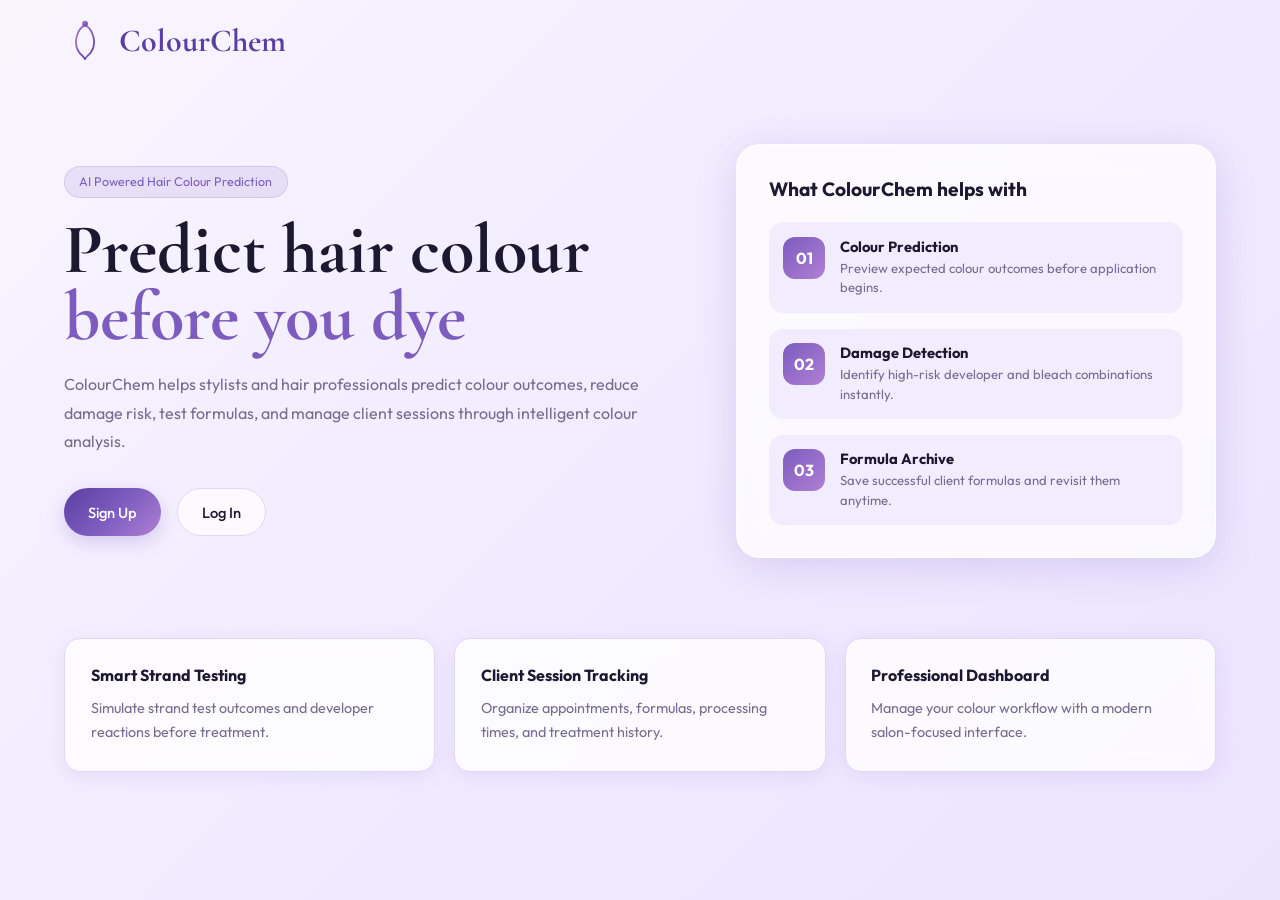
<file: app/templates/index.html>
<!DOCTYPE html>
<html lang="en">
<head>
<meta charset="UTF-8">
<meta name="viewport" content="width=device-width,initial-scale=1">
<title>ColourChem</title>

<link href="https://fonts.googleapis.com/css2?family=Cormorant+Garamond:wght@400;600;700&family=Outfit:wght@300;400;500;600&display=swap" rel="stylesheet">

<style>
*,*::before,*::after{
  margin:0;
  padding:0;
  box-sizing:border-box;
}

:root{
  --primary:#7c5cbf;
  --pl:#b07fd4;
  --pd:#5a3fa0;
  --accent:#e8a0c0;

  --bg:#f8f5ff;
  --surface:#ffffff;
  --surface2:#f2ecff;

  --text:#1c1830;
  --muted:#746d8f;
  --border:#e0d6f5;

  --shadow:0 4px 20px rgba(100,70,180,.10);
  --shadow-lg:0 8px 40px rgba(100,70,180,.18);

  --font-display:'Cormorant Garamond', serif;
  --font-body:'Outfit', sans-serif;

  --radius:16px;
  --radius-lg:24px;

  --transition:.25s ease;
}

body{
  font-family:var(--font-body);
  background:linear-gradient(
    135deg,
    #f8f5ff 0%,
    #f2ecff 45%,
    #ece3ff 100%
  );
  color:var(--text);
  min-height:100vh;
  overflow-x:hidden;
}

/* NAVBAR */

.navbar{
  width:100%;
  padding:1.2rem 5%;
  display:flex;
  align-items:center;
  justify-content:space-between;
}

.brand{
  display:flex;
  align-items:center;
  gap:.8rem;
}

.logo{
  width:42px;
  height:42px;
}

.brand-name{
  font-family:var(--font-display);
  font-size:2rem;
  font-weight:700;
  color:var(--pd);
}

.nav-buttons{
  display:flex;
  gap:.8rem;
}

/* BUTTONS */

.btn{
  display:inline-flex;
  align-items:center;
  justify-content:center;
  padding:.85rem 1.5rem;
  border-radius:999px;
  font-size:.92rem;
  font-weight:500;
  text-decoration:none;
  transition:var(--transition);
}

.btn-primary{
  background:linear-gradient(
    135deg,
    var(--pd),
    var(--primary),
    var(--pl)
  );
  color:#fff;
  box-shadow:0 6px 18px rgba(124,92,191,.25);
}

.btn-primary:hover{
  transform:translateY(-2px);
}

.btn-secondary{
  background:rgba(255,255,255,.7);
  border:1px solid var(--border);
  color:var(--text);
  backdrop-filter:blur(10px);
}

.btn-secondary:hover{
  background:#fff;
}

/* HERO */

.hero{
  width:100%;
  padding:4rem 5% 5rem;
}

.hero-grid{
  display:grid;
  grid-template-columns:1.2fr .9fr;
  gap:2rem;
  align-items:center;
}

/* LEFT */

.hero-content{
  animation:fadeUp .6s ease;
}

.badge{
  display:inline-flex;
  align-items:center;
  gap:.5rem;
  background:rgba(124,92,191,.12);
  color:var(--primary);
  border:1px solid rgba(124,92,191,.18);
  padding:.45rem .9rem;
  border-radius:999px;
  font-size:.78rem;
  margin-bottom:1.2rem;
}

.hero-title{
  font-family:var(--font-display);
  font-size:4.4rem;
  line-height:.95;
  font-weight:700;
  margin-bottom:1.2rem;
  color:var(--text);
}

.hero-title span{
  color:var(--primary);
}

.hero-desc{
  font-size:1rem;
  line-height:1.8;
  color:var(--muted);
  max-width:620px;
}

.hero-actions{
  margin-top:2rem;
  display:flex;
  gap:1rem;
  flex-wrap:wrap;
}

/* RIGHT CARD */

.hero-card{
  background:rgba(255,255,255,.72);
  backdrop-filter:blur(18px);
  border:1px solid rgba(255,255,255,.5);
  border-radius:var(--radius-lg);
  padding:2rem;
  box-shadow:var(--shadow-lg);
  animation:fadeUp .8s ease;
}

.hero-card h3{
  font-size:1.2rem;
  margin-bottom:1.3rem;
}

.feature-list{
  display:flex;
  flex-direction:column;
  gap:1rem;
}

.feature-item{
  display:flex;
  gap:.9rem;
  align-items:flex-start;
  padding:.9rem;
  border-radius:14px;
  background:var(--surface2);
}

.feature-icon{
  width:42px;
  height:42px;
  border-radius:12px;
  flex-shrink:0;
  display:flex;
  align-items:center;
  justify-content:center;
  background:linear-gradient(
    135deg,
    var(--primary),
    var(--pl)
  );
  color:#fff;
  font-weight:700;
}

.feature-item h4{
  font-size:.92rem;
  margin-bottom:.2rem;
}

.feature-item p{
  font-size:.82rem;
  color:var(--muted);
  line-height:1.5;
}

/* FEATURES */

.features{
  width:100%;
  padding:0 5% 5rem;
}

.features-grid{
  display:grid;
  grid-template-columns:repeat(3,1fr);
  gap:1.2rem;
}

.feature-card{
  background:rgba(255,255,255,.78);
  border:1px solid var(--border);
  backdrop-filter:blur(10px);
  border-radius:var(--radius);
  padding:1.6rem;
  box-shadow:var(--shadow);
  transition:var(--transition);
}

.feature-card:hover{
  transform:translateY(-4px);
  box-shadow:var(--shadow-lg);
}

.feature-card h3{
  font-size:1rem;
  margin-bottom:.7rem;
}

.feature-card p{
  color:var(--muted);
  line-height:1.7;
  font-size:.9rem;
}

/* ANIMATIONS */

@keyframes fadeUp{
  from{
    opacity:0;
    transform:translateY(20px);
  }
  to{
    opacity:1;
    transform:translateY(0);
  }
}

/* RESPONSIVE */

@media(max-width:980px){

  .hero-grid{
    grid-template-columns:1fr;
  }

  .features-grid{
    grid-template-columns:1fr;
  }

  .hero-title{
    font-size:3.2rem;
  }
}

@media(max-width:600px){

  .navbar{
    padding:1rem 1.2rem;
  }

  .hero{
    padding:2rem 1.2rem 4rem;
  }

  .features{
    padding:0 1.2rem 4rem;
  }

  .hero-title{
    font-size:2.5rem;
  }

  .hero-actions{
    flex-direction:column;
  }

  .btn{
    width:100%;
  }
}
</style>
</head>

<body>

<!-- NAVBAR -->

<header class="navbar">

  <div class="brand">

    <svg class="logo" viewBox="0 0 80 80" fill="none">
      <defs>
        <linearGradient id="lg" x1="0%" y1="0%" x2="100%" y2="100%">
          <stop offset="0%" stop-color="#b07fd4"/>
          <stop offset="100%" stop-color="#5a3fa0"/>
        </linearGradient>
      </defs>

      <path d="M40 12Q52 17 56 34Q59 44 56 54Q53 64 44 71Q42 73 40 76"
            stroke="url(#lg)"
            stroke-width="3.5"
            stroke-linecap="round"
            fill="none"/>

      <path d="M40 12Q28 17 24 34Q21 44 24 54Q27 64 36 71Q38 73 40 76"
            stroke="url(#lg)"
            stroke-width="3.5"
            stroke-linecap="round"
            fill="none"/>

      <circle cx="40" cy="9" r="5.5" fill="url(#lg)"/>
    </svg>

    <span class="brand-name">ColourChem</span>
  </div>

</header>

<!-- HERO -->

<section class="hero">

  <div class="hero-grid">

    <!-- LEFT -->

    <div class="hero-content">

      <div class="badge">
        AI Powered Hair Colour Prediction
      </div>

      <h1 class="hero-title">
        Predict hair colour
        <span>before you dye</span>
      </h1>

      <p class="hero-desc">
        ColourChem helps stylists and hair professionals
        predict colour outcomes, reduce damage risk,
        test formulas, and manage client sessions
        through intelligent colour analysis.
      </p>

      <div class="hero-actions">
        <a href="/signup-page" class="btn btn-primary">
          Sign Up
        </a>

        <a href="/login-page" class="btn btn-secondary">
          Log In
        </a>
      </div>

    </div>

    <!-- RIGHT -->

    <div class="hero-card">

      <h3>What ColourChem helps with</h3>

      <div class="feature-list">

        <div class="feature-item">
          <div class="feature-icon">01</div>
          <div>
            <h4>Colour Prediction</h4>
            <p>
              Preview expected colour outcomes
              before application begins.
            </p>
          </div>
        </div>

        <div class="feature-item">
          <div class="feature-icon">02</div>
          <div>
            <h4>Damage Detection</h4>
            <p>
              Identify high-risk developer and
              bleach combinations instantly.
            </p>
          </div>
        </div>

        <div class="feature-item">
          <div class="feature-icon">03</div>
          <div>
            <h4>Formula Archive</h4>
            <p>
              Save successful client formulas
              and revisit them anytime.
            </p>
          </div>
        </div>

      </div>

    </div>

  </div>

</section>

<!-- FEATURES -->

<section class="features">

  <div class="features-grid">

    <div class="feature-card">
      <h3>Smart Strand Testing</h3>
      <p>
        Simulate strand test outcomes and
        developer reactions before treatment.
      </p>
    </div>

    <div class="feature-card">
      <h3>Client Session Tracking</h3>
      <p>
        Organize appointments, formulas,
        processing times, and treatment history.
      </p>
    </div>

    <div class="feature-card">
      <h3>Professional Dashboard</h3>
      <p>
        Manage your colour workflow with
        a modern salon-focused interface.
      </p>
    </div>

  </div>

</section>

</body>
</html>
</file>
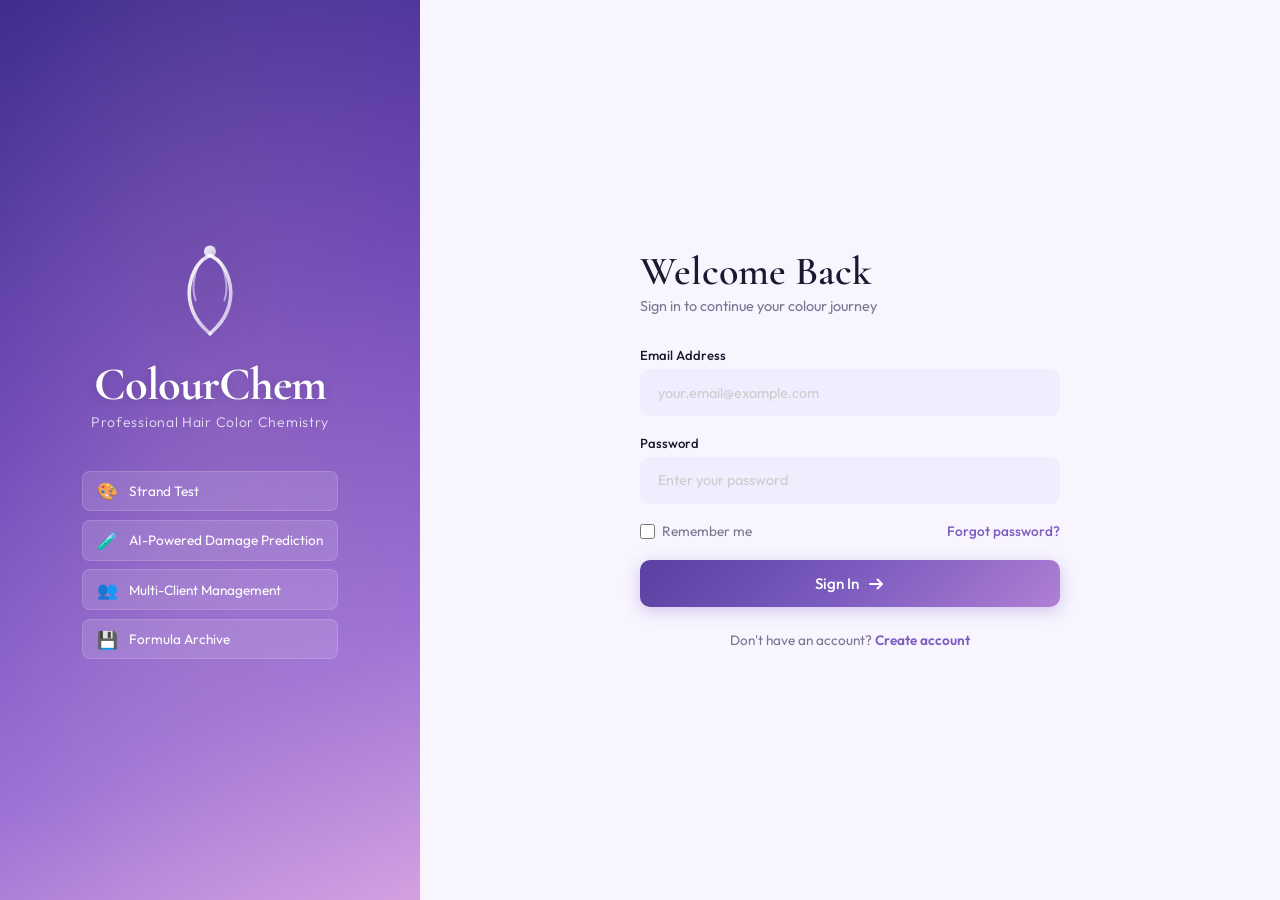
<file: app/templates/color-mixer.html>
<!DOCTYPE html>
<html lang="en">
<head>
<meta charset="UTF-8"><meta name="viewport" content="width=device-width,initial-scale=1">
<title>Color Mixer — ColourChem</title>
<link href="https://fonts.googleapis.com/css2?family=Cormorant+Garamond:ital,wght@0,300;0,400;0,600;0,700;1,400&family=Outfit:wght@300;400;500;600&display=swap" rel="stylesheet">
<style>
*,*::before,*::after{margin:0;padding:0;box-sizing:border-box}
:root{--primary:#7c5cbf;--pl:#b07fd4;--pd:#5a3fa0;--bg:#f8f5ff;--surface:#fff;--s2:#f2ecff;--s3:#ede6ff;--text:#1c1830;--muted:#7a7490;--border:#e0d6f5;--success:#219a52;--warn:#e67e22;--error:#c0392b;--shadow:0 2px 12px rgba(100,70,180,.08);--shadow-md:0 4px 20px rgba(100,70,180,.13);--shadow-lg:0 8px 40px rgba(100,70,180,.18);--font-d:'Cormorant Garamond',serif;--font-b:'Outfit',sans-serif;--r:10px;--r-lg:18px;--r-full:9999px;--t:.22s ease;--sidebar:260px}
body{font-family:var(--font-b);background:var(--bg);color:var(--text);line-height:1.6;-webkit-font-smoothing:antialiased}
a{text-decoration:none;color:inherit}button{border:none;background:none;cursor:pointer;font-family:inherit}
input,select,textarea{font-family:inherit;border:none;outline:none;background:none}
.app{display:flex;min-height:100vh}

/* ── SIDEBAR ── */
.sidebar{width:var(--sidebar);flex-shrink:0;background:var(--surface);border-right:1px solid var(--border);display:flex;flex-direction:column;position:sticky;top:0;height:100vh;overflow-y:auto;z-index:100}
.sb-hdr{padding:1.35rem 1.25rem 1rem;display:flex;align-items:center;gap:.7rem;border-bottom:1px solid var(--border)}
.sb-logo{width:32px;height:32px;flex-shrink:0}
.sb-brand{font-family:var(--font-d);font-size:1.45rem;font-weight:700;color:var(--pd)}
.nav-section{padding:.9rem 0;flex:1}
.nav-lbl{font-size:.65rem;font-weight:700;letter-spacing:.1em;text-transform:uppercase;color:var(--muted);padding:.5rem 1.25rem .25rem;display:block}
.nav-list{list-style:none}
.nav-item a{display:flex;align-items:center;gap:.7rem;padding:.58rem 1.25rem;color:var(--muted);font-size:.85rem;font-weight:400;transition:var(--t);border-left:3px solid transparent}
.nav-item a:hover{background:var(--s2);color:var(--primary)}
.nav-item.active a{background:linear-gradient(90deg,rgba(124,92,191,.12),transparent);color:var(--primary);border-left-color:var(--primary);font-weight:500}
.sb-footer{border-top:1px solid var(--border);padding:.5rem 0}
.sb-user{display:flex;align-items:center;gap:.7rem;padding:.85rem 1.25rem}
.sb-av{width:34px;height:34px;border-radius:50%;background:linear-gradient(135deg,var(--primary),var(--pl));display:flex;align-items:center;justify-content:center;font-weight:700;font-size:.8rem;color:#fff;flex-shrink:0}
.sb-un{font-size:.82rem;font-weight:600}.sb-ue{font-size:.72rem;color:var(--muted);max-width:140px;overflow:hidden;text-overflow:ellipsis;white-space:nowrap}

/* ── MAIN ── */
.main{flex:1;display:flex;flex-direction:column;min-width:0}
.topbar{display:flex;align-items:center;justify-content:space-between;padding:.9rem 2rem;background:var(--surface);border-bottom:1px solid var(--border);position:sticky;top:0;z-index:50}
.breadcrumb{display:flex;align-items:center;gap:.4rem;font-size:.82rem;color:var(--muted)}
.breadcrumb a{color:var(--primary);font-weight:500}
.topbar-r{display:flex;align-items:center;gap:.55rem}
.tb-av{width:32px;height:32px;border-radius:50%;border:2px solid var(--border);background:linear-gradient(135deg,var(--primary),var(--pl));display:flex;align-items:center;justify-content:center;font-weight:700;font-size:.75rem;color:#fff}
.content{padding:2rem;flex:1}
.page-hdr{display:flex;align-items:flex-start;justify-content:space-between;margin-bottom:1.25rem;flex-wrap:wrap;gap:1rem}
.page-title{font-family:var(--font-d);font-size:2.2rem;font-weight:700;line-height:1.1}
.page-sub{color:var(--muted);font-size:.875rem;margin-top:.2rem}

/* ── MODE TABS ── */
.mode-tabs{display:flex;gap:.5rem;margin-bottom:1.5rem;background:var(--surface);border:1px solid var(--border);border-radius:var(--r-lg);padding:.35rem;width:fit-content}
.mode-tab{padding:.55rem 1.4rem;border-radius:var(--r);font-size:.875rem;font-weight:500;color:var(--muted);cursor:pointer;transition:var(--t);display:flex;align-items:center;gap:.45rem}
.mode-tab.active{background:linear-gradient(135deg,var(--pd),var(--primary));color:#fff;box-shadow:0 3px 10px rgba(124,92,191,.3)}
.mode-tab:not(.active):hover{background:var(--s2);color:var(--primary)}

/* ── BUTTONS ── */
.btn{display:inline-flex;align-items:center;gap:.45rem;padding:.68rem 1.3rem;border-radius:var(--r);font-size:.875rem;font-weight:500;cursor:pointer;border:none;transition:var(--t)}
.btn-primary{background:linear-gradient(135deg,var(--pd),var(--primary),var(--pl));color:#fff;box-shadow:0 4px 14px rgba(124,92,191,.3)}
.btn-primary:hover{transform:translateY(-2px);box-shadow:0 6px 22px rgba(124,92,191,.42)}
.btn-primary:active{transform:translateY(0)}
.btn-outline{background:var(--surface);border:1.5px solid var(--border);color:var(--text)}
.btn-outline:hover{border-color:var(--primary);background:var(--s2);color:var(--primary)}
.btn-sm{padding:.42rem .85rem;font-size:.8rem}
.btn-full{width:100%;justify-content:center}
.btn:disabled{opacity:.5;pointer-events:none}

/* ── CARD ── */
.card{background:var(--surface);border-radius:var(--r-lg);border:1px solid var(--border);padding:1.4rem;box-shadow:var(--shadow);margin-bottom:1.1rem}
.card-title{font-family:var(--font-d);font-size:1.2rem;font-weight:600;margin-bottom:1rem}

/* ── FORMS ── */
.fg{margin-bottom:1rem}
.fg label{display:block;font-size:.8rem;font-weight:500;margin-bottom:.35rem;color:var(--text)}
.fg-hint{font-size:.73rem;color:var(--muted);margin-top:.25rem;font-style:italic}
.fg input,.fg select{width:100%;padding:.7rem .9rem;background:var(--s2);border:2px solid transparent;border-radius:var(--r);font-size:.875rem;color:var(--text);transition:var(--t)}
.fg input:focus,.fg select:focus{background:var(--surface);border-color:var(--primary);box-shadow:0 0 0 4px rgba(124,92,191,.1)}
.fg select{cursor:pointer}
.check-row{display:flex;flex-direction:column;gap:.5rem}
.check-lbl{display:flex;align-items:center;gap:.5rem;font-size:.85rem;color:var(--muted);cursor:pointer}
.check-lbl input{width:15px;height:15px;accent-color:var(--primary);flex-shrink:0}

/* ── MIXER LAYOUT ── */
.mixer-layout{display:grid;grid-template-columns:295px 1fr 265px;gap:1.1rem}

/* ── LEVEL BUTTONS ── */
.lvl-sel{display:flex;gap:.35rem;flex-wrap:wrap}
.lvl-btn{width:34px;height:34px;border-radius:var(--r);border:2.5px solid transparent;color:#fff;font-weight:700;font-size:.8rem;cursor:pointer;transition:var(--t);box-shadow:var(--shadow);line-height:1}
.lvl-btn:hover{transform:translateY(-2px)}
.lvl-btn.active{border-color:#fff;box-shadow:0 0 0 3px var(--primary)}

/* ── DEVELOPER OPTIONS ── */
.dev-opts{display:grid;grid-template-columns:1fr 1fr;gap:.55rem}
.rc-card input[type=radio]{display:none}
.rc{padding:.65rem;background:var(--s2);border:2px solid var(--border);border-radius:var(--r);text-align:center;transition:var(--t);cursor:pointer}
.rc-card input:checked+.rc{background:rgba(124,92,191,.1);border-color:var(--primary)}
.rc-val{display:block;font-weight:700;font-size:.9rem;color:var(--text)}
.rc-desc{display:block;font-size:.7rem;color:var(--muted);margin-top:.08rem}

/* ── RANGE ── */
.range-row{display:flex;align-items:center;gap:.8rem}
.range-row input[type=range]{flex:1;height:4px;background:var(--border);border-radius:3px;appearance:none;outline:none;cursor:pointer}
.range-row input[type=range]::-webkit-slider-thumb{-webkit-appearance:none;width:16px;height:16px;background:var(--primary);border-radius:50%;cursor:pointer;box-shadow:var(--shadow)}
.range-val{font-weight:600;color:var(--primary);min-width:52px;text-align:right;font-size:.85rem}

/* ── COLOR COMPARISON ── */
.color-compare{display:flex;align-items:center;justify-content:space-around;padding:1.25rem 0 1rem}
.sw-wrap{text-align:center}
.swatch{width:82px;height:82px;border-radius:50%;margin:0 auto .65rem;border:4px solid var(--surface);box-shadow:var(--shadow-md);transition:background .5s ease}
.sw-lbl{font-size:.72rem;color:var(--muted)}
.sw-lvl{font-weight:600;font-size:.82rem;margin-top:.1rem}

/* ── COLOR WHEEL ── */
#colorWheel{display:block;margin:0 auto 1rem;border-radius:50%;border:3px solid var(--border)}
.wheel-hint{font-size:.75rem;color:var(--muted);text-align:center;margin-bottom:.9rem;line-height:1.45;padding:0 .5rem}

/* ── RGB ── */
.rgb-display{display:flex;flex-direction:column;gap:.6rem}
.rgb-row{display:flex;align-items:center;gap:.6rem}
.rgb-lbl{font-weight:700;width:14px;font-size:.8rem}
.rgb-bw{flex:1;background:var(--border);border-radius:3px;height:5px;overflow:hidden}
.rgb-bf{height:100%;border-radius:3px;transition:width .4s ease}
.rgb-num{font-weight:600;font-size:.8rem;min-width:30px;text-align:right}

/* ── RESULT BLOCKS ── */
.rb{padding:.85rem 1rem;background:var(--s2);border-radius:var(--r);margin-bottom:.7rem}
.rb-hdr{display:flex;justify-content:space-between;align-items:center;margin-bottom:.3rem}
.rb-title{font-weight:600;font-size:.85rem}
.rb-big{font-size:1.55rem;font-weight:700;color:var(--primary);line-height:1}
.rb-desc{font-size:.78rem;color:var(--muted);margin-top:.2rem}
.dmg-meter{height:9px;background:var(--s3);border-radius:var(--r-full);overflow:hidden;margin:.45rem 0}
.dmg-fill{height:100%;border-radius:var(--r-full);background:linear-gradient(90deg,#27ae60,#e67e22,#e74c3c);transition:width .8s ease}
.badge{display:inline-block;padding:.18rem .65rem;border-radius:var(--r-full);font-size:.72rem;font-weight:600}
.b-low{background:#e8f8ee;color:#219a52}.b-med{background:#fff3e0;color:#c87a00}.b-high{background:#feecec;color:var(--error)}

/* ── TIPS ── */
.tip{display:flex;gap:.55rem;padding:.58rem .72rem;background:var(--s2);border-radius:var(--r);font-size:.8rem;color:var(--muted);margin-bottom:.42rem;align-items:flex-start}

/* ── EMPTY ── */
.empty-state{display:flex;flex-direction:column;align-items:center;justify-content:center;padding:2.5rem 1rem;color:var(--muted);text-align:center;gap:.6rem;font-size:.85rem}
.empty-state svg{opacity:.3}

/* ── RESULTS COLUMN: no gap between cards ── */
.results-col{display:flex;flex-direction:column;gap:0}
.results-col .card{margin-bottom:.7rem}
.results-col .card:last-child{margin-bottom:0}

/* ── FASHION COLOR PICKER ── */
.fashion-panel{display:none}
.fashion-panel.active{display:block}
.natural-panel{display:block}
.natural-panel.hidden{display:none}

.color-picker-row{display:flex;align-items:center;gap:.75rem;margin-bottom:.5rem}
.color-picker-input{width:48px;height:48px;border-radius:var(--r);border:3px solid var(--border);cursor:pointer;padding:2px;background:var(--s2)}
.color-picker-input::-webkit-color-swatch-wrapper{padding:0;border-radius:6px}
.color-picker-input::-webkit-color-swatch{border:none;border-radius:6px}
.color-picker-info{flex:1}
.color-picker-name{font-weight:600;font-size:.88rem}
.color-picker-hex{font-size:.75rem;color:var(--muted);font-family:monospace}
.color-picker-level{font-size:.75rem;color:var(--primary);font-weight:600;margin-top:.1rem}

.fashion-preview{display:flex;align-items:center;justify-content:space-around;padding:1rem 0 .5rem}
.fashion-swatch{width:72px;height:72px;border-radius:50%;border:4px solid var(--surface);box-shadow:var(--shadow-md);transition:background .4s ease}
.fashion-arrow{color:var(--primary);opacity:.7}

.blend-bar{height:10px;border-radius:var(--r-full);margin:.6rem 0;background:linear-gradient(90deg,var(--from-color,#4fa3e0),var(--to-color,#e76fa3));transition:all .5s ease}

@media(max-width:1100px){.mixer-layout{grid-template-columns:1fr}}
@media(max-width:768px){:root{--sidebar:68px}.sb-brand,.nav-item a span,.nav-lbl,.sb-un,.sb-ue{display:none}.nav-item a{justify-content:center;padding:.65rem}.sb-hdr{justify-content:center;padding:1rem .5rem}.content{padding:1rem}.topbar{padding:.7rem 1rem}}
</style>
</head>
<body>
<script>
(function(){
  const u=JSON.parse(localStorage.getItem('cc_user')||'null');
  if(!u||!u.loggedIn){location.href='login.html';return}
  window.CC_USER=u;
  window.logout=function(){localStorage.removeItem('cc_user');location.href='login.html'};
})();
</script>
<div class="app">
<!-- SIDEBAR -->
<nav class="sidebar">
  <div class="sb-hdr">
    <svg class="sb-logo" viewBox="0 0 80 80" fill="none"><defs><linearGradient id="slg" x1="0%" y1="0%" x2="100%" y2="100%"><stop offset="0%" stop-color="#b07fd4"/><stop offset="100%" stop-color="#5a3fa0"/></linearGradient></defs><path d="M40 12Q52 17 56 34Q59 44 56 54Q53 64 44 71Q42 73 40 76" stroke="url(#slg)" stroke-width="3.5" stroke-linecap="round" fill="none"/><path d="M40 12Q28 17 24 34Q21 44 24 54Q27 64 36 71Q38 73 40 76" stroke="url(#slg)" stroke-width="3.5" stroke-linecap="round" fill="none"/><circle cx="40" cy="9" r="5.5" fill="url(#slg)"/></svg>
    <span class="sb-brand">ColourChem</span>
  </div>
  <div class="nav-section">
    <span class="nav-lbl">Main</span>
    <ul class="nav-list">
      <li class="nav-item"><a href="dashboard.html"><svg width="18" height="18" viewBox="0 0 24 24" fill="none"><rect x="3" y="3" width="8" height="8" rx="1" stroke="currentColor" stroke-width="2"/><rect x="3" y="13" width="8" height="8" rx="1" stroke="currentColor" stroke-width="2"/><rect x="13" y="3" width="8" height="8" rx="1" stroke="currentColor" stroke-width="2"/><rect x="13" y="13" width="8" height="8" rx="1" stroke="currentColor" stroke-width="2"/></svg><span>Dashboard</span></a></li>
      <li class="nav-item"><a href="clients.html"><svg width="18" height="18" viewBox="0 0 24 24" fill="none"><circle cx="9" cy="7" r="4" stroke="currentColor" stroke-width="2"/><path d="M2 21c0-4 3.5-7 7-7" stroke="currentColor" stroke-width="2" stroke-linecap="round"/><circle cx="17" cy="17" r="4" stroke="currentColor" stroke-width="2"/><path d="M14 17h6M17 14v6" stroke="currentColor" stroke-width="2" stroke-linecap="round"/></svg><span>My Clients</span></a></li>
      <li class="nav-item active"><a href="color-mixer.html"><svg width="18" height="18" viewBox="0 0 24 24" fill="none"><circle cx="12" cy="12" r="9" stroke="currentColor" stroke-width="2"/><path d="M12 7v5l3.5 3.5" stroke="currentColor" stroke-width="2" stroke-linecap="round"/></svg><span>Color Mixer</span></a></li>
      <li class="nav-item"><a href="strand-test.html"><svg width="18" height="18" viewBox="0 0 24 24" fill="none"><path d="M9 11l3 3L22 4" stroke="currentColor" stroke-width="2" stroke-linecap="round" stroke-linejoin="round"/><path d="M21 12v7a2 2 0 01-2 2H5a2 2 0 01-2-2V5a2 2 0 012-2h11" stroke="currentColor" stroke-width="2" stroke-linecap="round"/></svg><span>Strand Test</span></a></li>
      <li class="nav-item"><a href="archive.html"><svg width="18" height="18" viewBox="0 0 24 24" fill="none"><path d="M12 2l3 6 7 1-5 5 1 7-6-3-6 3 1-7L2 9l7-1z" stroke="currentColor" stroke-width="2" stroke-linecap="round" stroke-linejoin="round"/></svg><span>Formula Archive</span></a></li>
      <li class="nav-item"><a href="sessions.html"><svg width="18" height="18" viewBox="0 0 24 24" fill="none"><rect x="3" y="4" width="18" height="18" rx="2" stroke="currentColor" stroke-width="2"/><path d="M16 2v4M8 2v4M3 10h18" stroke="currentColor" stroke-width="2" stroke-linecap="round"/></svg><span>Sessions</span></a></li>
    </ul>
    <span class="nav-lbl" style="margin-top:.5rem">Account</span>
    <ul class="nav-list">
      <li class="nav-item"><a href="profile.html"><svg width="18" height="18" viewBox="0 0 24 24" fill="none"><circle cx="12" cy="8" r="4" stroke="currentColor" stroke-width="2"/><path d="M4 20c0-3.314 3.582-6 8-6s8 2.686 8 6" stroke="currentColor" stroke-width="2" stroke-linecap="round"/></svg><span>Profile</span></a></li>
      <li class="nav-item"><a href="#" onclick="logout();return false;"><svg width="18" height="18" viewBox="0 0 24 24" fill="none"><path d="M9 21H5a2 2 0 01-2-2V5a2 2 0 012-2h4" stroke="currentColor" stroke-width="2" stroke-linecap="round"/><path d="M16 17l5-5-5-5M21 12H9" stroke="currentColor" stroke-width="2" stroke-linecap="round" stroke-linejoin="round"/></svg><span>Logout</span></a></li>
    </ul>
  </div>
  <div class="sb-footer"><div class="sb-user"><div class="sb-av" id="sbAv">S</div><div><div class="sb-un" id="sbName">Stylist</div><div class="sb-ue" id="sbEmail"></div></div></div></div>
</nav>

<main class="main">
  <header class="topbar" id="topbar">
    <div class="breadcrumb"><a href="dashboard.html">Dashboard</a><span>/</span><span>Color Mixer</span></div>
    <div class="topbar-r">
      <button class="btn btn-primary btn-sm" id="saveBtn" onclick="saveFormula()" style="display:none">
        <svg width="14" height="14" viewBox="0 0 24 24" fill="none"><path d="M19 21H5a2 2 0 01-2-2V5a2 2 0 012-2h11l5 5v11a2 2 0 01-2 2z" stroke="currentColor" stroke-width="2" stroke-linecap="round"/><path d="M17 21v-8H7v8M7 3v5h8" stroke="currentColor" stroke-width="2" stroke-linecap="round"/></svg>
        Save Formula
      </button>
      <div class="tb-av" id="tbAv">S</div>
    </div>
  </header>

  <div class="content">
    <div class="page-hdr">
      <div><h1 class="page-title">Color Mixing Predictor</h1><p class="page-sub">Simulate hair colour transformations with precision chemistry</p></div>
    </div>

    <!-- MODE TABS -->
    <div class="mode-tabs">
      <button class="mode-tab active" id="tabNatural" onclick="switchMode('natural')">
        <svg width="15" height="15" viewBox="0 0 24 24" fill="none"><circle cx="12" cy="12" r="9" stroke="currentColor" stroke-width="2"/><path d="M12 6v6l4 2" stroke="currentColor" stroke-width="2" stroke-linecap="round"/></svg>
        Natural Colours
      </button>
      <button class="mode-tab" id="tabFashion" onclick="switchMode('fashion')">
        <svg width="15" height="15" viewBox="0 0 24 24" fill="none"><path d="M12 2l2 7h7l-5.5 4 2 7L12 16l-5.5 4 2-7L3 9h7z" stroke="currentColor" stroke-width="2" stroke-linecap="round" stroke-linejoin="round"/></svg>
        Fashion / Vivid
      </button>
    </div>

    <div class="mixer-layout">
      <!-- LEFT: INPUTS -->
      <div>
        <!-- ═══ NATURAL PANEL ═══ -->
        <div class="natural-panel" id="naturalPanel">
          <div class="card">
            <div class="card-title">Hair Profile</div>
            <div class="fg">
              <label>Current Hair Level</label>
              <div class="lvl-sel" id="curLvlBtns"></div>
            </div>
            <div class="fg">
              <label>Target Shade</label>
              <p class="fg-hint">Select the tone/reflect you want to achieve — this determines the warmth or coolness of the final colour.</p>
              <select id="targetShade" style="margin-top:.4rem">
                <option value="natural">Natural / Neutral</option>
                <option value="warm">Warm (Gold / Copper)</option>
                <option value="cool">Cool (Ash)</option>
                <option value="red">Red / Copper</option>
                <option value="violet">Violet / Purple</option>
                <option value="vivid">Vivid / Fashion</option>
              </select>
            </div>
            <div class="fg">
              <label>Hair Texture</label>
              <select id="hairTex"><option value="fine">Fine</option><option value="medium" selected>Medium</option><option value="coarse">Coarse</option></select>
            </div>
            <div class="fg">
              <label>Porosity</label>
              <select id="porosity"><option value="low">Low Porosity</option><option value="normal" selected>Normal Porosity</option><option value="high">High Porosity</option></select>
            </div>
            <div class="fg">
              <label>Chemical History</label>
              <div class="check-row">
                <label class="check-lbl"><input type="checkbox" id="chk_none" onchange="handleNoneCheck(this)"> None / Virgin hair</label>
                <label class="check-lbl"><input type="checkbox" id="chk_bl" onchange="uncheckNone()"> Previously bleached</label>
                <label class="check-lbl"><input type="checkbox" id="chk_rl" onchange="uncheckNone()"> Relaxed / permed</label>
                <label class="check-lbl"><input type="checkbox" id="chk_bd" onchange="uncheckNone()"> Box dye applied</label>
              </div>
            </div>
          </div>

          <div class="card">
            <div class="card-title">Formula Parameters</div>
            <div class="fg">
              <label>Target Level</label>
              <div class="lvl-sel" id="tgtLvlBtns"></div>
            </div>
            <div class="fg">
              <label>Developer Volume</label>
              <div class="dev-opts">
                <label class="rc-card"><input type="radio" name="dev" value="10" checked><div class="rc"><span class="rc-val">10 Vol</span><span class="rc-desc">Deposit only</span></div></label>
                <label class="rc-card"><input type="radio" name="dev" value="20"><div class="rc"><span class="rc-val">20 Vol</span><span class="rc-desc">1–2 levels lift</span></div></label>
                <label class="rc-card"><input type="radio" name="dev" value="30"><div class="rc"><span class="rc-val">30 Vol</span><span class="rc-desc">2–3 levels lift</span></div></label>
                <label class="rc-card"><input type="radio" name="dev" value="40"><div class="rc"><span class="rc-val">40 Vol</span><span class="rc-desc">3–4 levels lift</span></div></label>
              </div>
            </div>
            <div class="fg">
              <label>Processing Time</label>
              <div class="range-row">
                <input type="range" min="15" max="60" value="30" step="5" id="procTime" oninput="document.getElementById('procTimeVal').textContent=this.value+' min'">
                <span class="range-val" id="procTimeVal">30 min</span>
              </div>
            </div>
            <div class="fg">
              <label>Dye Brand</label>
              <select id="dyeBrand"><option>Wella Professionals</option><option>Redken</option><option>L'Oréal Professionnel</option><option>Schwarzkopf</option><option>Matrix</option><option>Other</option></select>
            </div>
            <div class="fg">
              <label>Linked Client (optional)</label>
              <select id="linkedClient"><option value="">None</option></select>
            </div>
            <button class="btn btn-primary btn-full" onclick="predict()" style="margin-top:.5rem">
              <span>Predict Outcome</span>
              <svg width="17" height="17" viewBox="0 0 20 20" fill="none"><path d="M17 10H3M17 10L12 15M17 10L12 5" stroke="currentColor" stroke-width="2" stroke-linecap="round"/></svg>
            </button>
          </div>
        </div>

        <!-- ═══ FASHION PANEL ═══ -->
        <div class="fashion-panel" id="fashionPanel">
          <div class="card">
            <div class="card-title">Fashion Colour Profile</div>

            <div class="fg">
              <label>Starting Colour</label>
              <p class="fg-hint">Pick the client's current hair colour. The level (1–10) will be estimated automatically.</p>
              <div class="color-picker-row" style="margin-top:.4rem">
                <input type="color" class="color-picker-input" id="fashionFrom" value="#4a3728" oninput="onFashionColorChange()">
                <div class="color-picker-info">
                  <div class="color-picker-name" id="fromColorName">Dark Brown</div>
                  <div class="color-picker-hex" id="fromColorHex">#4a3728</div>
                  <div class="color-picker-level" id="fromColorLevel">≈ Level 3</div>
                </div>
              </div>
            </div>

            <div class="fg">
              <label>Target Colour</label>
              <p class="fg-hint">Pick the desired end colour. The closer to white/pastel, the higher the level needed.</p>
              <div class="color-picker-row" style="margin-top:.4rem">
                <input type="color" class="color-picker-input" id="fashionTo" value="#e76fa3" oninput="onFashionColorChange()">
                <div class="color-picker-info">
                  <div class="color-picker-name" id="toColorName">Hot Pink</div>
                  <div class="color-picker-hex" id="toColorHex">#e76fa3</div>
                  <div class="color-picker-level" id="toColorLevel">≈ Level 8 base needed</div>
                </div>
              </div>
            </div>

            <div class="fg">
              <label>Hair Texture</label>
              <select id="fTex"><option value="fine">Fine</option><option value="medium" selected>Medium</option><option value="coarse">Coarse</option></select>
            </div>
            <div class="fg">
              <label>Porosity</label>
              <select id="fPorosity"><option value="low">Low Porosity</option><option value="normal" selected>Normal Porosity</option><option value="high">High Porosity</option></select>
            </div>
            <div class="fg">
              <label>Chemical History</label>
              <div class="check-row">
                <label class="check-lbl"><input type="checkbox" id="fchk_none" onchange="handleFNoneCheck(this)"> None / Virgin hair</label>
                <label class="check-lbl"><input type="checkbox" id="fchk_bl" onchange="uncheckFNone()"> Previously bleached</label>
                <label class="check-lbl"><input type="checkbox" id="fchk_rl" onchange="uncheckFNone()"> Relaxed / permed</label>
                <label class="check-lbl"><input type="checkbox" id="fchk_bd" onchange="uncheckFNone()"> Box dye applied</label>
              </div>
            </div>
          </div>

          <div class="card">
            <div class="card-title">Formula Parameters</div>
            <div class="fg">
              <label>Developer Volume</label>
              <div class="dev-opts">
                <label class="rc-card"><input type="radio" name="fdev" value="10" checked><div class="rc"><span class="rc-val">10 Vol</span><span class="rc-desc">Deposit only</span></div></label>
                <label class="rc-card"><input type="radio" name="fdev" value="20"><div class="rc"><span class="rc-val">20 Vol</span><span class="rc-desc">1–2 levels lift</span></div></label>
                <label class="rc-card"><input type="radio" name="fdev" value="30"><div class="rc"><span class="rc-val">30 Vol</span><span class="rc-desc">2–3 levels lift</span></div></label>
                <label class="rc-card"><input type="radio" name="fdev" value="40"><div class="rc"><span class="rc-val">40 Vol</span><span class="rc-desc">3–4 levels lift</span></div></label>
              </div>
            </div>
            <div class="fg">
              <label>Processing Time</label>
              <div class="range-row">
                <input type="range" min="15" max="60" value="35" step="5" id="fProcTime" oninput="document.getElementById('fProcTimeVal').textContent=this.value+' min'">
                <span class="range-val" id="fProcTimeVal">35 min</span>
              </div>
            </div>
            <div class="fg">
              <label>Colour Brand</label>
              <select id="fDyeBrand"><option>Manic Panic</option><option>Arctic Fox</option><option>Pulp Riot</option><option>Pravana Vivids</option><option>Wella Professionals</option><option>Other</option></select>
            </div>
            <div class="fg">
              <label>Linked Client (optional)</label>
              <select id="fLinkedClient"><option value="">None</option></select>
            </div>
            <button class="btn btn-primary btn-full" onclick="predictFashion()" style="margin-top:.5rem">
              <span>Predict Outcome</span>
              <svg width="17" height="17" viewBox="0 0 20 20" fill="none"><path d="M17 10H3M17 10L12 15M17 10L12 5" stroke="currentColor" stroke-width="2" stroke-linecap="round"/></svg>
            </button>
          </div>
        </div>
      </div>

      <!-- CENTRE: VISUALISATION -->
      <div class="card" style="display:flex;flex-direction:column">
        <div class="card-title">Colour Transformation</div>

        <!-- Natural swatches -->
        <div class="color-compare" id="naturalCompare">
          <div class="sw-wrap">
            <div class="swatch" id="curSwatch" style="background:linear-gradient(135deg,#c49a5a,#d4ab6a)"></div>
            <div class="sw-lbl">Current</div>
            <div class="sw-lvl" id="curLbl">Level 7</div>
          </div>
          <div style="text-align:center">
            <svg width="48" height="48" viewBox="0 0 48 48" fill="none">
              <circle cx="24" cy="24" r="22" stroke="#e0d6f5" stroke-width="1.5" stroke-dasharray="4 3"/>
              <path d="M16 24h16M32 24l-5-5M32 24l-5 5" stroke="#7c5cbf" stroke-width="2" stroke-linecap="round" stroke-linejoin="round"/>
            </svg>
          </div>
          <div class="sw-wrap">
            <div class="swatch" id="tgtSwatch" style="background:linear-gradient(135deg,#e8c880,#f0d890)"></div>
            <div class="sw-lbl">Predicted</div>
            <div class="sw-lvl" id="tgtLbl">Level 9</div>
          </div>
        </div>

        <!-- Fashion swatches -->
        <div class="fashion-preview" id="fashionCompare" style="display:none">
          <div class="sw-wrap">
            <div class="fashion-swatch" id="fFromSwatch" style="background:#4a3728"></div>
            <div class="sw-lbl">Starting</div>
            <div class="sw-lvl" id="fFromLbl">Level 3</div>
          </div>
          <div style="text-align:center">
            <svg width="48" height="48" viewBox="0 0 48 48" fill="none">
              <circle cx="24" cy="24" r="22" stroke="#e0d6f5" stroke-width="1.5" stroke-dasharray="4 3"/>
              <path d="M16 24h16M32 24l-5-5M32 24l-5 5" stroke="#7c5cbf" stroke-width="2" stroke-linecap="round" stroke-linejoin="round"/>
            </svg>
          </div>
          <div class="sw-wrap">
            <div class="fashion-swatch" id="fToSwatch" style="background:#e76fa3"></div>
            <div class="sw-lbl">Target</div>
            <div class="sw-lvl" id="fToLbl">Level 8 base</div>
          </div>
        </div>

        <!-- Colour blend bar (fashion) -->
        <div id="blendBarWrap" style="display:none;padding:0 .5rem .5rem">
          <p style="font-size:.72rem;color:var(--muted);margin-bottom:.35rem;text-align:center">Colour transition gradient</p>
          <div class="blend-bar" id="blendBar"></div>
        </div>

        <!-- Colour wheel (natural only) -->
        <div id="wheelWrap">
          <p class="wheel-hint">
            <strong>Colour Wheel</strong> — shows how the selected target shade sits on the spectrum. Warm tones (reds, golds) appear on the right; cool tones (ash, violet) on the left. Use it to identify complementary tones for colour correction.
          </p>
          <canvas id="colorWheel" width="240" height="240"></canvas>
          <div class="rgb-display" id="rgbDisplay">
            <div class="rgb-row"><span class="rgb-lbl" style="color:#e53935">R</span><div class="rgb-bw"><div class="rgb-bf" id="rBar" style="background:#e53935;width:70%"></div></div><span class="rgb-num" id="rVal">180</span></div>
            <div class="rgb-row"><span class="rgb-lbl" style="color:#43a047">G</span><div class="rgb-bw"><div class="rgb-bf" id="gBar" style="background:#43a047;width:55%"></div></div><span class="rgb-num" id="gVal">140</span></div>
            <div class="rgb-row"><span class="rgb-lbl" style="color:#1e88e5">B</span><div class="rgb-bw"><div class="rgb-bf" id="bBar" style="background:#1e88e5;width:35%"></div></div><span class="rgb-num" id="bVal">90</span></div>
          </div>
        </div>

        <!-- Fashion RGB block -->
        <div id="fashionRgbWrap" style="display:none;padding-top:.5rem">
          <p class="wheel-hint"><strong>RGB Breakdown</strong> — the target colour's channel values. Higher red with low blue/green = warm; high blue = cool; balanced high values = pastel.</p>
          <div class="rgb-display">
            <div class="rgb-row"><span class="rgb-lbl" style="color:#e53935">R</span><div class="rgb-bw"><div class="rgb-bf" id="frBar" style="background:#e53935;width:70%"></div></div><span class="rgb-num" id="frVal">231</span></div>
            <div class="rgb-row"><span class="rgb-lbl" style="color:#43a047">G</span><div class="rgb-bw"><div class="rgb-bf" id="fgBar" style="background:#43a047;width:55%"></div></div><span class="rgb-num" id="fgVal">111</span></div>
            <div class="rgb-row"><span class="rgb-lbl" style="color:#1e88e5">B</span><div class="rgb-bw"><div class="rgb-bf" id="fbBar" style="background:#1e88e5;width:35%"></div></div><span class="rgb-num" id="fbVal">163</span></div>
          </div>
        </div>
      </div>

      <!-- RIGHT: RESULTS -->
      <div class="results-col">
        <div class="card" style="flex:1">
          <div class="card-title">Analysis Results</div>
          <div id="resultsArea">
            <div class="empty-state">
              <svg width="56" height="56" viewBox="0 0 56 56" fill="none"><circle cx="28" cy="38" r="22" stroke="currentColor" stroke-width="1.5" stroke-dasharray="4 3"/><path d="M28 20v10M28 38h.02" stroke="currentColor" stroke-width="2.5" stroke-linecap="round"/></svg>
              <p>Click "Predict Outcome"<br>to see results</p>
            </div>
          </div>
        </div>
        <div class="card" id="tipsCard" style="display:none">
          <div class="card-title">Success Tips</div>
          <div id="tipsList"></div>
        </div>
      </div>
    </div>
  </div>
</main>
</div>

<script>
// ── INIT ──
document.addEventListener('DOMContentLoaded',()=>{
  const u=CC_USER;
  const cap=s=>s?s[0].toUpperCase()+s.slice(1):s;
  const init=s=>(s||'S')[0].toUpperCase();
  const n=u.name||'Stylist';
  document.getElementById('sbName').textContent=cap(n);
  document.getElementById('sbEmail').textContent=u.email||'';
  document.getElementById('sbAv').textContent=init(n);
  document.getElementById('tbAv').textContent=init(n);
  buildLvlBtns();
  drawWheel();
  loadClients();
  onFashionColorChange(); // set initial fashion state
});

// ── LEVEL COLOURS ──
const LC={1:['#1a1a1a','#2d2d2d'],2:['#2c1810','#4a2c1f'],3:['#4a3728','#6b5040'],4:['#6b4c3b','#8b6550'],5:['#8b6b4a','#a07850'],6:['#a07850','#c49a5a'],7:['#c49a5a','#d4ab6a'],8:['#d4ab6a','#e8c880'],9:['#e8c880','#f0d890'],10:['#f0d890','#f8f0dc']};
let curLv=7,tgtLv=9;
let currentMode='natural';

// ── MODE SWITCH ──
function switchMode(m){
  currentMode=m;
  document.getElementById('tabNatural').className='mode-tab'+(m==='natural'?' active':'');
  document.getElementById('tabFashion').className='mode-tab'+(m==='fashion'?' active':'');
  document.getElementById('naturalPanel').className='natural-panel'+(m==='fashion'?' hidden':'');
  document.getElementById('fashionPanel').className='fashion-panel'+(m==='fashion'?' active':'');
  document.getElementById('naturalCompare').style.display=m==='natural'?'flex':'none';
  document.getElementById('fashionCompare').style.display=m==='fashion'?'flex':'none';
  document.getElementById('blendBarWrap').style.display=m==='fashion'?'block':'none';
  document.getElementById('wheelWrap').style.display=m==='natural'?'block':'none';
  document.getElementById('fashionRgbWrap').style.display=m==='fashion'?'block':'none';
  // Reset results
  document.getElementById('resultsArea').innerHTML=`<div class="empty-state"><svg width="56" height="56" viewBox="0 0 56 56" fill="none"><circle cx="28" cy="38" r="22" stroke="currentColor" stroke-width="1.5" stroke-dasharray="4 3"/><path d="M28 20v10M28 38h.02" stroke="currentColor" stroke-width="2.5" stroke-linecap="round"/></svg><p>Click "Predict Outcome"<br>to see results</p></div>`;
  document.getElementById('tipsCard').style.display='none';
  document.getElementById('saveBtn').style.display='none';
}

// ── LEVEL BUTTONS ──
function buildLvlBtns(){
  ['curLvlBtns','tgtLvlBtns'].forEach((id,isT)=>{
    const el=document.getElementById(id);el.innerHTML='';
    for(let i=1;i<=10;i++){
      const b=document.createElement('button');
      b.className='lvl-btn'+((isT?tgtLv:curLv)===i?' active':'');
      b.textContent=i;
      const [c1,c2]=LC[i];b.style.background=`linear-gradient(135deg,${c1},${c2})`;
      b.onclick=()=>{if(isT)tgtLv=i;else curLv=i;buildLvlBtns();updateSwatches()};
      el.appendChild(b);
    }
  });
}
function updateSwatches(){
  const [c1,c2]=LC[curLv];const [t1,t2]=LC[tgtLv];
  document.getElementById('curSwatch').style.background=`linear-gradient(135deg,${c1},${c2})`;
  document.getElementById('tgtSwatch').style.background=`linear-gradient(135deg,${t1},${t2})`;
  document.getElementById('curLbl').textContent=`Level ${curLv}`;
  document.getElementById('tgtLbl').textContent=`Level ${tgtLv}`;
}

// ── COLOUR WHEEL ──
function drawWheel(){
  const cv=document.getElementById('colorWheel');
  const ctx=cv.getContext('2d');
  const cx=cv.width/2,cy=cv.height/2,r=cx-2;
  for(let a=0;a<360;a++){
    const s=(a-1)*Math.PI/180,e=(a+1)*Math.PI/180;
    ctx.beginPath();ctx.moveTo(cx,cy);ctx.arc(cx,cy,r,s,e);ctx.closePath();
    ctx.fillStyle=`hsl(${a},80%,55%)`;ctx.fill();
  }
  const grd=ctx.createRadialGradient(cx,cy,0,cx,cy,r);
  grd.addColorStop(0,'rgba(255,255,255,.82)');grd.addColorStop(.45,'rgba(255,255,255,.18)');grd.addColorStop(1,'rgba(255,255,255,0)');
  ctx.fillStyle=grd;ctx.fillRect(0,0,cv.width,cv.height);
}

// ── CLIENTS ──
function loadClients(){
  const cs=JSON.parse(localStorage.getItem('cc_clients')||'[]');
  ['linkedClient','fLinkedClient'].forEach(id=>{
    const sel=document.getElementById(id);
    cs.forEach((c,i)=>{const o=document.createElement('option');o.value=i;o.textContent=`${c.fn} ${c.ln}`;sel.appendChild(o)});
  });
}

// ── CHEMICAL HISTORY HELPERS ──
function handleNoneCheck(el){if(el.checked){['chk_bl','chk_rl','chk_bd'].forEach(id=>document.getElementById(id).checked=false)}}
function uncheckNone(){document.getElementById('chk_none').checked=false}
function handleFNoneCheck(el){if(el.checked){['fchk_bl','fchk_rl','fchk_bd'].forEach(id=>document.getElementById(id).checked=false)}}
function uncheckFNone(){document.getElementById('fchk_none').checked=false}

// ── FASHION COLOUR HELPERS ──
function hexToRgb(hex){const r=parseInt(hex.slice(1,3),16),g=parseInt(hex.slice(3,5),16),b=parseInt(hex.slice(5,7),16);return{r,g,b}}
function rgbLuminance({r,g,b}){return(0.299*r+0.587*g+0.114*b)/255}
function luminanceToLevel(lum){return Math.round(1+lum*9)}

const COLOR_NAMES=[
  {hex:'#000000',name:'Jet Black'},{hex:'#1a1a2e',name:'Midnight Blue'},{hex:'#16213e',name:'Navy'},
  {hex:'#4a3728',name:'Dark Brown'},{hex:'#8b4513',name:'Saddle Brown'},{hex:'#a0522d',name:'Sienna'},
  {hex:'#ff0000',name:'Vivid Red'},{hex:'#dc143c',name:'Crimson'},{hex:'#ff4500',name:'Red-Orange'},
  {hex:'#ff6347',name:'Tomato'},{hex:'#ff8c00',name:'Dark Orange'},{hex:'#ffa500',name:'Orange'},
  {hex:'#ffd700',name:'Gold'},{hex:'#ffff00',name:'Yellow'},{hex:'#adff2f',name:'Green-Yellow'},
  {hex:'#00ff00',name:'Lime Green'},{hex:'#228b22',name:'Forest Green'},{hex:'#006400',name:'Dark Green'},
  {hex:'#00ffff',name:'Cyan'},{hex:'#1e90ff',name:'Dodger Blue'},{hex:'#0000ff',name:'Blue'},
  {hex:'#8a2be2',name:'Blue Violet'},{hex:'#9400d3',name:'Dark Violet'},{hex:'#ee82ee',name:'Violet'},
  {hex:'#ff00ff',name:'Magenta'},{hex:'#ff1493',name:'Deep Pink'},{hex:'#e76fa3',name:'Hot Pink'},
  {hex:'#ffb6c1',name:'Light Pink'},{hex:'#ffc0cb',name:'Pink'},{hex:'#ffffff',name:'Platinum/White'},
  {hex:'#f8f0dc',name:'Cream'},{hex:'#c0c0c0',name:'Silver'},{hex:'#808080',name:'Grey'},
];
function guessColorName(hex){
  const {r,g,b}=hexToRgb(hex);
  let best=COLOR_NAMES[0],bestDist=Infinity;
  COLOR_NAMES.forEach(cn=>{
    const {r:cr,g:cg,b:cb}=hexToRgb(cn.hex);
    const d=Math.sqrt((r-cr)**2+(g-cg)**2+(b-cb)**2);
    if(d<bestDist){bestDist=d;best=cn}
  });
  return best.name;
}

function onFashionColorChange(){
  const fromHex=document.getElementById('fashionFrom').value;
  const toHex=document.getElementById('fashionTo').value;
  const fromRgb=hexToRgb(fromHex);const toRgb=hexToRgb(toHex);
  const fromLum=rgbLuminance(fromRgb);const toLum=rgbLuminance(toRgb);
  const fromLv=luminanceToLevel(fromLum);
  // Target colour needs a base level — lighter vivids need pre-lightened hair
  const baseLv=Math.max(luminanceToLevel(toLum), Math.min(10, luminanceToLevel(toLum)+1));

  document.getElementById('fromColorHex').textContent=fromHex;
  document.getElementById('toColorHex').textContent=toHex;
  document.getElementById('fromColorName').textContent=guessColorName(fromHex);
  document.getElementById('toColorName').textContent=guessColorName(toHex);
  document.getElementById('fromColorLevel').textContent=`≈ Level ${fromLv}`;
  document.getElementById('toColorLevel').textContent=`≈ Level ${baseLv} base needed`;

  // Update swatches
  document.getElementById('fFromSwatch').style.background=fromHex;
  document.getElementById('fToSwatch').style.background=toHex;
  document.getElementById('fFromLbl').textContent=`Level ${fromLv}`;
  document.getElementById('fToLbl').textContent=`Level ${baseLv} base`;

  // Blend bar
  const bar=document.getElementById('blendBar');
  bar.style.background=`linear-gradient(90deg,${fromHex},${toHex})`;

  // RGB breakdown of target
  document.getElementById('frBar').style.width=(toRgb.r/255*100)+'%';
  document.getElementById('frVal').textContent=toRgb.r;
  document.getElementById('fgBar').style.width=(toRgb.g/255*100)+'%';
  document.getElementById('fgVal').textContent=toRgb.g;
  document.getElementById('fbBar').style.width=(toRgb.b/255*100)+'%';
  document.getElementById('fbVal').textContent=toRgb.b;
}

// ── NATURAL PREDICT ──
function predict(){
  const dev=parseInt(document.querySelector('input[name="dev"]:checked').value);
  const time=parseInt(document.getElementById('procTime').value);
  const tex=document.getElementById('hairTex').value;
  const por=document.getElementById('porosity').value;
  const bl=document.getElementById('chk_bl').checked;
  const rl=document.getElementById('chk_rl').checked;
  const bd=document.getElementById('chk_bd').checked;
  const diff=tgtLv-curLv;
  // Damage
  let dmg=10;
  if(dev>=20)dmg+=20;if(dev>=30)dmg+=20;if(dev>=40)dmg+=15;
  if(diff>0)dmg+=diff*8;if(bl)dmg+=20;if(rl)dmg+=15;if(bd)dmg+=10;
  if(por==='high')dmg+=15;if(tex==='fine')dmg+=10;if(time>35)dmg+=5;
  dmg=Math.min(100,dmg);
  // Achieved
  const maxLift={10:0,20:2,30:3,40:4}[dev];
  const achieved=curLv+(diff>0?Math.min(diff,maxLift):diff);
  const riskLbl=dmg<30?'Low':dmg<60?'Medium':'High';
  const riskCls=dmg<30?'b-low':dmg<60?'b-med':'b-high';
  // Update swatches
  const [a1,a2]=LC[Math.max(1,Math.min(10,achieved))];
  document.getElementById('tgtSwatch').style.background=`linear-gradient(135deg,${a1},${a2})`;
  document.getElementById('tgtLbl').textContent=`Level ${achieved} (predicted)`;
  // RGB
  const r=parseInt(a1.slice(1,3),16)||180,g=parseInt(a1.slice(3,5),16)||130,b2=parseInt(a1.slice(5,7),16)||60;
  document.getElementById('rBar').style.width=(r/255*100)+'%';document.getElementById('rVal').textContent=r;
  document.getElementById('gBar').style.width=(g/255*100)+'%';document.getElementById('gVal').textContent=g;
  document.getElementById('bBar').style.width=(b2/255*100)+'%';document.getElementById('bVal').textContent=b2;
  // Results
  document.getElementById('resultsArea').innerHTML=`
    <div class="rb"><div class="rb-hdr"><span class="rb-title">Damage Risk</span><span class="badge ${riskCls}">${riskLbl}</span></div>
    <div class="dmg-meter"><div class="dmg-fill" style="width:${dmg}%"></div></div>
    <p class="rb-desc">Score: ${dmg}/100. ${dmg>60?'Use a bond strengthener (Olaplex, K18).':'Manageable with proper aftercare.'}</p></div>
    <div class="rb"><div class="rb-hdr"><span class="rb-title">Predicted Lift</span></div>
    <div class="rb-big">Lv ${curLv} → ${achieved}</div>
    <p class="rb-desc">${diff>maxLift?`⚠️ Requested ${diff} levels but ${dev}vol lifts max ${maxLift}.`:'Achievable with selected developer.'}</p></div>
    <div class="rb"><div class="rb-hdr"><span class="rb-title">Processing Time</span></div>
    <div class="rb-big">${time} min</div>
    <p class="rb-desc">Check strand every 10 min.${por==='high'?' Reduce by 5–10 min for high porosity.':''}</p></div>`;
  // Tips
  const tips=[];
  if(dmg>50)tips.push({i:'💊',t:'Apply Olaplex No.1 or K18 before colouring to rebuild internal bond structure.'});
  if(por==='high')tips.push({i:'🧴',t:'Equalise porosity with a protein filler before application.'});
  if(bl)tips.push({i:'⚠️',t:'Previously bleached hair is fragile — monitor closely and do a strand test first.'});
  if(diff>3)tips.push({i:'✂️',t:'Large lift may require multiple sessions for best, even results.'});
  tips.push({i:'⏱️',t:'Do a 48h patch test before full application.'});
  tips.push({i:'🌊',t:'Use sulphate-free shampoo post-service to preserve colour longevity.'});
  document.getElementById('tipsList').innerHTML=tips.map(t=>`<div class="tip"><span>${t.i}</span><span>${t.t}</span></div>`).join('');
  document.getElementById('tipsCard').style.display='block';
  document.getElementById('saveBtn').style.display='inline-flex';
  window._pred={curLv,tgtLv:achieved,dev,time,dmg,shade:document.getElementById('targetShade').value,brand:document.getElementById('dyeBrand').value,mode:'natural'};
  // Scroll to top
  document.getElementById('topbar').scrollIntoView({behavior:'smooth'});
}

// ── FASHION PREDICT ──
function predictFashion(){
  const fromHex=document.getElementById('fashionFrom').value;
  const toHex=document.getElementById('fashionTo').value;
  const fromRgb=hexToRgb(fromHex);const toRgb=hexToRgb(toHex);
  const fromLv=luminanceToLevel(rgbLuminance(fromRgb));
  const toLum=rgbLuminance(toRgb);
  const baseLvNeeded=Math.max(luminanceToLevel(toLum), Math.min(10,luminanceToLevel(toLum)+1));
  const dev=parseInt(document.querySelector('input[name="fdev"]:checked').value);
  const time=parseInt(document.getElementById('fProcTime').value);
  const por=document.getElementById('fPorosity').value;
  const tex=document.getElementById('fTex').value;
  const bl=document.getElementById('fchk_bl').checked;
  const rl=document.getElementById('fchk_rl').checked;
  const bd=document.getElementById('fchk_bd').checked;

  const liftNeeded=Math.max(0,baseLvNeeded-fromLv);
  const maxLift={10:0,20:2,30:3,40:4}[dev];
  const needsBleach=liftNeeded>maxLift;

  // Damage
  let dmg=15;
  if(dev>=20)dmg+=20;if(dev>=30)dmg+=20;if(dev>=40)dmg+=15;
  dmg+=liftNeeded*9;if(bl)dmg+=20;if(rl)dmg+=15;if(bd)dmg+=10;
  if(por==='high')dmg+=15;if(tex==='fine')dmg+=10;if(needsBleach)dmg+=20;
  dmg=Math.min(100,dmg);
  const riskLbl=dmg<30?'Low':dmg<60?'Medium':'High';
  const riskCls=dmg<30?'b-low':dmg<60?'b-med':'b-high';

  // Colour vibrancy — how saturated the target is
  const saturation=Math.max(Math.abs(toRgb.r-128),Math.abs(toRgb.g-128),Math.abs(toRgb.b-128));
  const vibrancy=Math.round((saturation/128)*100);

  document.getElementById('resultsArea').innerHTML=`
    <div class="rb"><div class="rb-hdr"><span class="rb-title">Damage Risk</span><span class="badge ${riskCls}">${riskLbl}</span></div>
    <div class="dmg-meter"><div class="dmg-fill" style="width:${dmg}%"></div></div>
    <p class="rb-desc">Score: ${dmg}/100. ${dmg>60?'Bond treatment (Olaplex, K18) strongly recommended.':'Manageable with proper aftercare.'}</p></div>
    <div class="rb"><div class="rb-hdr"><span class="rb-title">Pre-Lightening</span></div>
    <div class="rb-big" style="font-size:1.1rem;color:${needsBleach?'var(--error)':'var(--success)'}">${needsBleach?'Required ⚠️':'Not required ✓'}</div>
    <p class="rb-desc">${needsBleach?`Hair needs to reach approx. Level ${baseLvNeeded} before applying fashion colour. Current lift capacity: ${maxLift} levels with ${dev}vol.`:`${dev}vol developer can achieve the required base level.`}</p></div>
    <div class="rb"><div class="rb-hdr"><span class="rb-title">Colour Vibrancy</span></div>
    <div class="rb-big">${vibrancy}%</div>
    <p class="rb-desc">${vibrancy>70?'Highly saturated tone — will require toning maintenance every 4–6 weeks.':'Moderate saturation — good longevity with colour-safe products.'}</p></div>
    <div class="rb"><div class="rb-hdr"><span class="rb-title">Processing Time</span></div>
    <div class="rb-big">${time} min</div>
    <p class="rb-desc">Check strand every 10 min.${por==='high'?' Reduce by 5–10 min for high porosity.':''}</p></div>`;

  const tips=[];
  if(needsBleach)tips.push({i:'🔆',t:`Pre-lighten to Level ${baseLvNeeded} before applying ${guessColorName(toHex).toLowerCase()} tone.`});
  if(dmg>50)tips.push({i:'💊',t:'Use Olaplex No.1 or K18 during bleach process to minimise bond damage.'});
  if(por==='high')tips.push({i:'🧴',t:'Apply a protein filler first — high porosity hair may cause uneven colour uptake.'});
  if(vibrancy>70)tips.push({i:'🎨',t:'Use a colour-depositing conditioner between appointments to maintain vibrancy.'});
  tips.push({i:'🌊',t:'Colour-safe, sulphate-free shampoo will significantly extend the life of fashion tones.'});
  tips.push({i:'⏱️',t:'Do a 48h patch test and a strand test before full application.'});

  document.getElementById('tipsList').innerHTML=tips.map(t=>`<div class="tip"><span>${t.i}</span><span>${t.t}</span></div>`).join('');
  document.getElementById('tipsCard').style.display='block';
  document.getElementById('saveBtn').style.display='inline-flex';
  window._pred={fromHex,toHex,fromLv,baseLvNeeded,dev,time,dmg,mode:'fashion',brand:document.getElementById('fDyeBrand').value};
  // Scroll to top
  document.getElementById('topbar').scrollIntoView({behavior:'smooth'});
}

// ── SAVE FORMULA ──
function saveFormula(){
  if(!window._pred)return;
  const formulas=JSON.parse(localStorage.getItem('cc_formulas')||'[]');
  const p=window._pred;
  const defName=p.mode==='fashion'?`${guessColorName(p.fromHex)} → ${guessColorName(p.toHex)}`:`Lv ${p.curLv}→${p.tgtLv} ${p.shade}`;
  const name=prompt('Name this formula:',defName);
  if(!name)return;
  formulas.push({...p,name,savedAt:new Date().toISOString()});
  localStorage.setItem('cc_formulas',JSON.stringify(formulas));
  alert('✅ Formula saved to archive!');
}
</script>
</body>
</html>
</file>
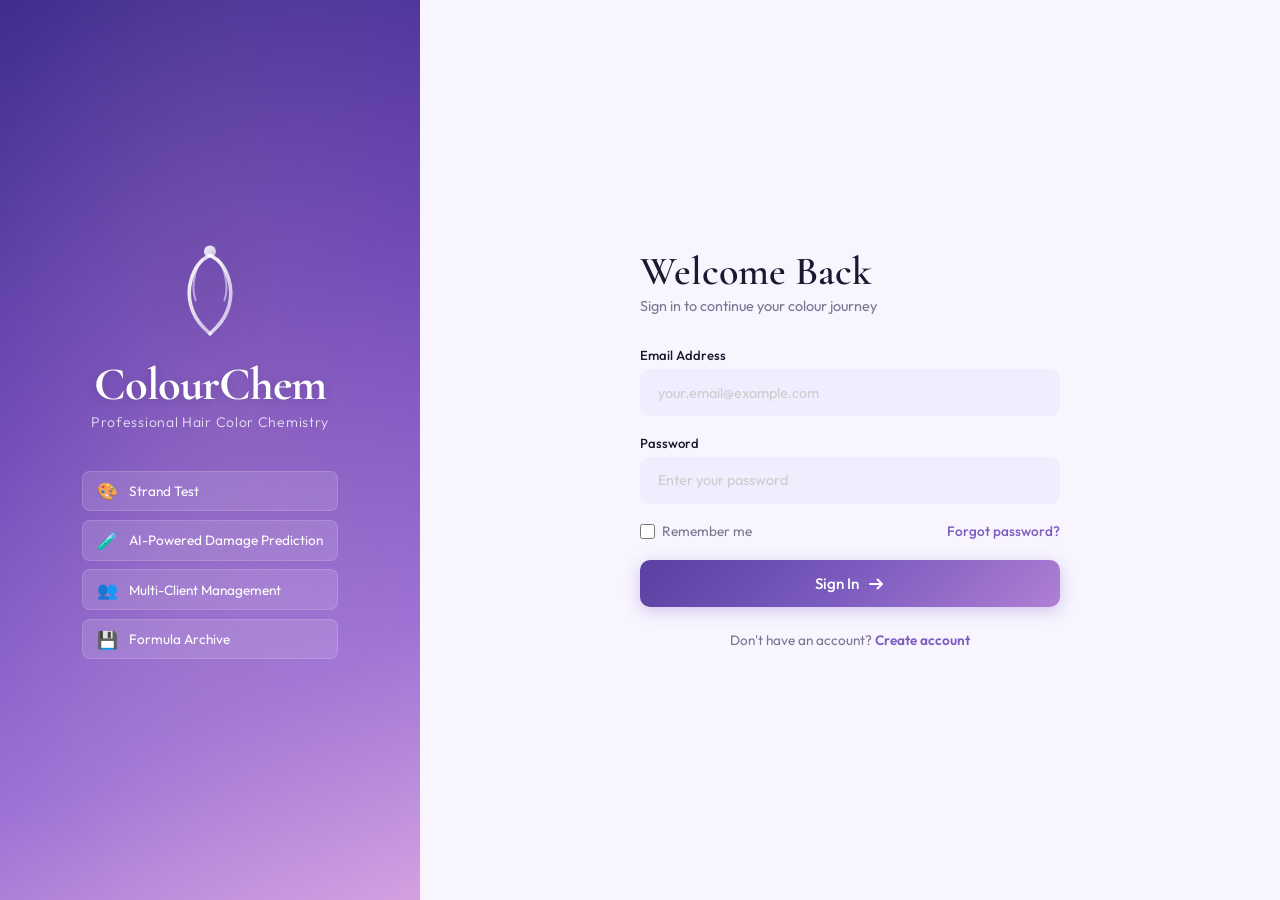
<file: app/templates/login.html>
<!DOCTYPE html>
<html lang="en">
<head>
<meta charset="UTF-8"><meta name="viewport" content="width=device-width,initial-scale=1">
<title>ColourChem — Sign In</title>
<link href="https://fonts.googleapis.com/css2?family=Cormorant+Garamond:ital,wght@0,300;0,400;0,600;0,700;1,400&family=Outfit:wght@300;400;500;600&display=swap" rel="stylesheet">
<style>
*,*::before,*::after{margin:0;padding:0;box-sizing:border-box}
:root{--primary:#7c5cbf;--pl:#b07fd4;--pd:#5a3fa0;--accent:#e8a0c0;--bg:#f8f5ff;--surface:#fff;--s2:#f2ecff;--text:#1c1830;--muted:#7a7490;--border:#e0d6f5;--font-d:'Cormorant Garamond',serif;--font-b:'Outfit',sans-serif;--r:10px;--t:.22s ease}
body{font-family:var(--font-b);background:var(--bg);color:var(--text);min-height:100vh;display:flex;-webkit-font-smoothing:antialiased}
a{text-decoration:none;color:inherit} button{border:none;background:none;cursor:pointer;font-family:inherit}
input{font-family:inherit;border:none;outline:none}

.auth-page{display:flex;min-height:100vh;width:100%}

/* LEFT PANEL */
.auth-left{
  width:420px;flex-shrink:0;
  background:linear-gradient(155deg,#3d2b8a 0%,#6b45b5 40%,#9b6fd4 75%,#d4a0e0 100%);
  padding:3rem 2.5rem;display:flex;align-items:center;justify-content:center;
  position:relative;overflow:hidden;
}
.auth-left::before{content:'';position:absolute;top:-40%;right:-40%;width:200%;height:200%;
  background:radial-gradient(ellipse,rgba(255,255,255,.07) 0%,transparent 60%);
  animation:orb 22s ease-in-out infinite;pointer-events:none}
.auth-left::after{content:'';position:absolute;bottom:-25%;left:-25%;width:160%;height:160%;
  background:radial-gradient(ellipse,rgba(232,160,192,.12) 0%,transparent 55%);
  animation:orb 30s ease-in-out infinite reverse;pointer-events:none}
@keyframes orb{0%,100%{transform:translate(0,0) rotate(0deg)}50%{transform:translate(25px,-30px) rotate(180deg)}}

.brand{position:relative;z-index:2;text-align:center;color:#fff;animation:fadeUp .7s ease .1s both}
@keyframes fadeUp{from{opacity:0;transform:translateY(20px)}to{opacity:1;transform:translateY(0)}}

.brand-logo{width:96px;height:96px;margin:0 auto 1.5rem;filter:drop-shadow(0 6px 20px rgba(0,0,0,.2))}
.brand-name{font-family:var(--font-d);font-size:2.9rem;font-weight:700;letter-spacing:-.02em;line-height:1;text-shadow:0 2px 12px rgba(0,0,0,.15)}
.brand-tag{font-size:.875rem;opacity:.8;margin:.35rem 0 2.5rem;font-weight:300;letter-spacing:.05em}
.brand-features{display:flex;flex-direction:column;gap:.55rem;text-align:left}
.bf{display:flex;align-items:center;gap:.7rem;padding:.55rem .9rem;background:rgba(255,255,255,.12);border-radius:8px;border:1px solid rgba(255,255,255,.14);font-size:.85rem;transition:var(--t)}
.bf:hover{background:rgba(255,255,255,.18);transform:translateX(4px)}
.bf-ic{font-size:1.05rem;flex-shrink:0}

/* RIGHT PANEL */
.auth-right{flex:1;display:flex;align-items:center;justify-content:center;padding:3rem 2rem}
.auth-box{width:100%;max-width:420px;animation:fadeUp .7s ease .2s both}

.form-title{font-family:var(--font-d);font-size:2.5rem;font-weight:600;color:var(--text);line-height:1}
.form-sub{color:var(--muted);font-size:.9rem;margin:.4rem 0 2rem}

.alert{padding:.7rem 1rem;border-radius:8px;font-size:.85rem;margin-bottom:1rem;display:none}
.alert-error{background:#fff0f3;border:1px solid #ffc0cb;color:#c0392b}

.fg{margin-bottom:1.15rem}
.fg label{display:block;font-size:.82rem;font-weight:500;margin-bottom:.38rem;color:var(--text)}
.fg input{
  width:100%;padding:.78rem 1rem;background:var(--s2);
  border:2px solid transparent;border-radius:var(--r);font-size:.9rem;
  color:var(--text);transition:var(--t);
}
.fg input:focus{background:var(--surface);border-color:var(--primary);box-shadow:0 0 0 4px rgba(124,92,191,.1)}
.fg input::placeholder{color:#ccc}

.form-opts{display:flex;justify-content:space-between;align-items:center;margin-bottom:1.25rem}
.check-lbl{display:flex;align-items:center;gap:.45rem;font-size:.85rem;cursor:pointer;color:var(--muted)}
.check-lbl input[type=checkbox]{width:15px;height:15px;accent-color:var(--primary)}
.lnk{color:var(--primary);font-size:.85rem;font-weight:500;transition:var(--t)}
.lnk:hover{color:var(--pd)}

.btn-primary{
  width:100%;padding:.88rem;display:flex;align-items:center;justify-content:center;gap:.5rem;
  background:linear-gradient(135deg,var(--pd),var(--primary),var(--pl));
  color:#fff;border-radius:var(--r);font-size:.95rem;font-weight:500;
  box-shadow:0 4px 16px rgba(124,92,191,.32);transition:var(--t);cursor:pointer;border:none;
}
.btn-primary:hover{transform:translateY(-2px);box-shadow:0 6px 24px rgba(124,92,191,.42)}
.btn-primary:active{transform:translateY(0)}
.btn-primary:disabled{opacity:.65;cursor:not-allowed;transform:none}
.btn-primary .arrow{transition:var(--t)}
.btn-primary:hover .arrow{transform:translateX(4px)}


.auth-footer{text-align:center;margin-top:1.5rem;font-size:.85rem;color:var(--muted)}

@media(max-width:768px){.auth-left{display:none}}
</style>
</head>
<body class="auth-page">

<!-- LEFT -->
<div class="auth-left">
  <div class="brand">
    <div class="brand-logo">
      <svg viewBox="0 0 120 120" xmlns="http://www.w3.org/2000/svg" fill="none">
        <defs><linearGradient id="g1" x1="0%" y1="0%" x2="100%" y2="100%"><stop offset="0%" stop-color="rgba(255,255,255,.95)"/><stop offset="100%" stop-color="rgba(255,255,255,.6)"/></linearGradient></defs>
        <path d="M60 18 Q78 26 84 50 Q88 64 84 80 Q80 96 68 108 Q64 112 60 116" stroke="url(#g1)" stroke-width="4.5" stroke-linecap="round"/>
        <path d="M60 18 Q42 26 36 50 Q32 64 36 80 Q40 96 52 108 Q56 112 60 116" stroke="url(#g1)" stroke-width="4.5" stroke-linecap="round"/>
        <path d="M50 23 Q42 34 40 50 Q38 62 42 74" stroke="rgba(255,255,255,.5)" stroke-width="2.5" stroke-linecap="round"/>
        <path d="M70 23 Q78 34 80 50 Q82 62 78 74" stroke="rgba(255,255,255,.5)" stroke-width="2.5" stroke-linecap="round"/>
        <circle cx="60" cy="13" r="7.5" fill="url(#g1)"/>
      </svg>
    </div>
    <div class="brand-name">ColourChem</div>
    <div class="brand-tag">Professional Hair Color Chemistry</div>
    <div class="brand-features">
      <div class="bf"><span class="bf-ic">🎨</span><span>Strand Test</span></div>
      <div class="bf"><span class="bf-ic">🧪</span><span>AI-Powered Damage Prediction</span></div>
      <div class="bf"><span class="bf-ic">👥</span><span>Multi-Client Management</span></div>
      <div class="bf"><span class="bf-ic">💾</span><span>Formula Archive</span></div>
    </div>
  </div>
</div>

<!-- RIGHT -->
<div class="auth-right">
  <div class="auth-box">
    <h1 class="form-title">Welcome Back</h1>
    <p class="form-sub">Sign in to continue your colour journey</p>
    <div class="alert alert-error" id="errMsg"></div>
    <div class="fg"><label>Email Address</label><input type="email" id="email" placeholder="your.email@example.com"></div>
    <div class="fg"><label>Password</label><input type="password" id="password" placeholder="Enter your password"></div>
    <div class="form-opts">
      <label class="check-lbl"><input type="checkbox" id="rem"><span>Remember me</span></label>
      <a href="#" class="lnk">Forgot password?</a>
    </div>
    <button class="btn-primary" id="loginBtn" onclick="doLogin()">
      <span>Sign In</span>
      <svg class="arrow" width="18" height="18" viewBox="0 0 18 18" fill="none"><path d="M3 9h12M15 9l-4.5-4.5M15 9l-4.5 4.5" stroke="currentColor" stroke-width="2" stroke-linecap="round" stroke-linejoin="round"/></svg>
    </button>
  
    <p class="auth-footer">Don't have an account? <a href="signup.html" class="lnk" style="font-weight:600">Create account</a></p>
  </div>
</div>

<script>


async function doLogin(){
  const email = document.getElementById('email').value.trim();
  const pw    = document.getElementById('password').value;
  const err   = document.getElementById('errMsg');
  const btn   = document.getElementById('loginBtn');

  err.style.display = 'none';

  if(!email || !pw){
    err.textContent = 'Please fill in all fields.';
    err.style.display = 'block';
    return;
  }

  btn.innerHTML = '<span>Signing in…</span>';
  btn.disabled = true;

  try {
    const res = await fetch('/login', {
      method: 'POST',
      credentials: 'include',
      headers: {'Content-Type': 'application/json'},
      body: JSON.stringify({ email, password: pw })
    });

    const data = await res.json();

    if(res.ok){
      localStorage.setItem('cc_user', JSON.stringify({
        id:      data.user.id,
        email:   data.user.email,
        name:    data.user.name,
        loggedIn: true,
        ts:      Date.now()
      }));
      location.href = '/dashboard';
    } else {
      err.textContent = data.error || 'Invalid email or password.';
      err.style.display = 'block';
      btn.innerHTML = '<span>Sign In</span><svg class="arrow" width="18" height="18" viewBox="0 0 18 18" fill="none"><path d="M3 9h12M15 9l-4.5-4.5M15 9l-4.5 4.5" stroke="currentColor" stroke-width="2" stroke-linecap="round" stroke-linejoin="round"/></svg>';
      btn.disabled = false;
    }
  } catch(e) {
    err.textContent = 'Network error. Is the server running?';
    err.style.display = 'block';
    btn.disabled = false;
  }
}

// Also fix the signup link to point to Flask route
document.querySelector('a[href="signup.html"]').href = '/signup-page';

document.addEventListener('keydown', e => { if(e.key === 'Enter') doLogin() });
</script>
</body>
</html>
</file>
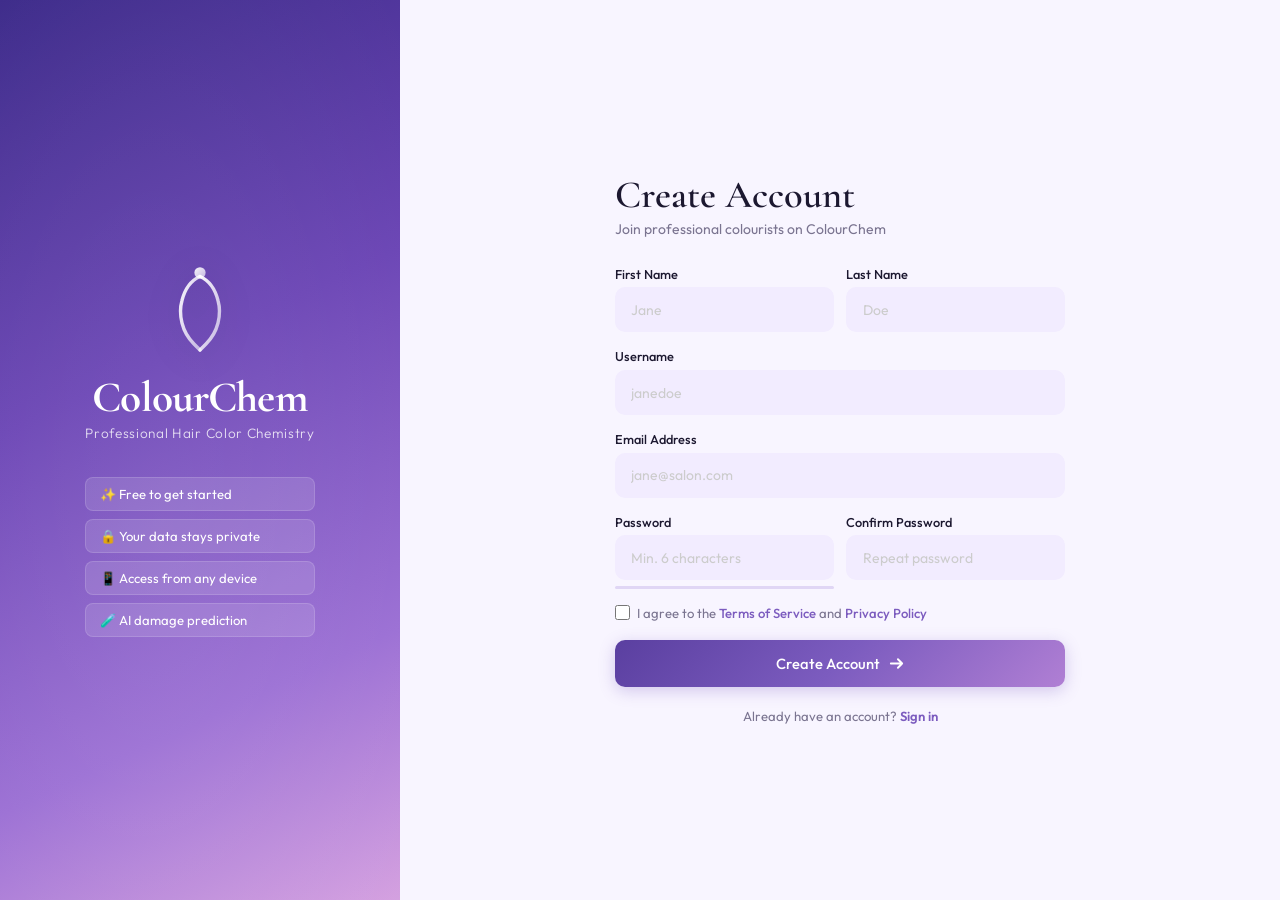
<file: app/templates/signup.html>
<!DOCTYPE html>
<html lang="en">
<head>
<meta charset="UTF-8"><meta name="viewport" content="width=device-width,initial-scale=1">
<title>ColourChem — Create Account</title>
<link href="https://fonts.googleapis.com/css2?family=Cormorant+Garamond:ital,wght@0,300;0,400;0,600;0,700;1,400&family=Outfit:wght@300;400;500;600&display=swap" rel="stylesheet">
<style>
*,*::before,*::after{margin:0;padding:0;box-sizing:border-box}
:root{--primary:#7c5cbf;--pl:#b07fd4;--pd:#5a3fa0;--bg:#f8f5ff;--surface:#fff;--s2:#f2ecff;--text:#1c1830;--muted:#7a7490;--border:#e0d6f5;--font-d:'Cormorant Garamond',serif;--font-b:'Outfit',sans-serif;--r:10px;--t:.22s ease}
body{font-family:var(--font-b);background:var(--bg);color:var(--text);min-height:100vh;display:flex;-webkit-font-smoothing:antialiased}
a{text-decoration:none;color:inherit} button{border:none;background:none;cursor:pointer;font-family:inherit}
input,select{font-family:inherit;border:none;outline:none}
.auth-page{display:flex;min-height:100vh;width:100%}
.auth-left{width:400px;flex-shrink:0;background:linear-gradient(155deg,#3d2b8a 0%,#6b45b5 40%,#9b6fd4 75%,#d4a0e0 100%);padding:3rem 2.5rem;display:flex;align-items:center;justify-content:center;position:relative;overflow:hidden}
.auth-left::before{content:'';position:absolute;top:-40%;right:-40%;width:200%;height:200%;background:radial-gradient(ellipse,rgba(255,255,255,.07) 0%,transparent 60%);animation:orb 22s ease-in-out infinite;pointer-events:none}
@keyframes orb{0%,100%{transform:translate(0,0)}50%{transform:translate(20px,-25px)}}
.brand{position:relative;z-index:2;text-align:center;color:#fff;animation:fu .7s ease .1s both}
@keyframes fu{from{opacity:0;transform:translateY(18px)}to{opacity:1;transform:translateY(0)}}
.brand-logo{width:90px;height:90px;margin:0 auto 1.4rem;filter:drop-shadow(0 6px 18px rgba(0,0,0,.2))}
.brand-name{font-family:var(--font-d);font-size:2.7rem;font-weight:700;letter-spacing:-.02em;line-height:1}
.brand-tag{font-size:.85rem;opacity:.8;margin:.3rem 0 2.2rem;font-weight:300;letter-spacing:.05em}
.brand-features{display:flex;flex-direction:column;gap:.5rem;text-align:left}
.bf{display:flex;align-items:center;gap:.65rem;padding:.5rem .85rem;background:rgba(255,255,255,.12);border-radius:8px;border:1px solid rgba(255,255,255,.14);font-size:.82rem;transition:var(--t)}
.bf:hover{background:rgba(255,255,255,.18);transform:translateX(4px)}
.auth-right{flex:1;display:flex;align-items:center;justify-content:center;padding:2.5rem 2rem;overflow-y:auto}
.auth-box{width:100%;max-width:450px;animation:fu .7s ease .2s both}
.form-title{font-family:var(--font-d);font-size:2.4rem;font-weight:600;line-height:1}
.form-sub{color:var(--muted);font-size:.875rem;margin:.35rem 0 1.75rem}
.alert{padding:.68rem 1rem;border-radius:8px;font-size:.82rem;margin-bottom:.9rem;display:none}
.alert-error{background:#fff0f3;border:1px solid #ffc0cb;color:#c0392b}
.form-row{display:grid;grid-template-columns:1fr 1fr;gap:.8rem}
.fg{margin-bottom:1rem}
.fg label{display:block;font-size:.8rem;font-weight:500;margin-bottom:.35rem;color:var(--text)}
.fg input,.fg select{width:100%;padding:.72rem .9rem;background:var(--s2);border:2px solid transparent;border-radius:var(--r);font-size:.875rem;color:var(--text);transition:var(--t)}
.fg input:focus,.fg select:focus{background:var(--surface);border-color:var(--primary);box-shadow:0 0 0 4px rgba(124,92,191,.1)}
.fg input::placeholder{color:#ccc}
.check-lbl{display:flex;align-items:center;gap:.45rem;font-size:.82rem;cursor:pointer;color:var(--muted);margin-bottom:1.2rem}
.check-lbl input[type=checkbox]{width:15px;height:15px;accent-color:var(--primary);flex-shrink:0}
.lnk{color:var(--primary);font-weight:500;transition:var(--t)}
.lnk:hover{color:var(--pd)}
.btn-primary{width:100%;padding:.86rem;display:flex;align-items:center;justify-content:center;gap:.5rem;background:linear-gradient(135deg,var(--pd),var(--primary),var(--pl));color:#fff;border-radius:var(--r);font-size:.92rem;font-weight:500;box-shadow:0 4px 16px rgba(124,92,191,.3);transition:var(--t);cursor:pointer;border:none}
.btn-primary:hover{transform:translateY(-2px);box-shadow:0 6px 22px rgba(124,92,191,.42)}
.btn-primary:disabled{opacity:.65;cursor:not-allowed;transform:none}
.auth-footer{text-align:center;margin-top:1.35rem;font-size:.82rem;color:var(--muted)}
.pw-strength{height:3px;border-radius:2px;margin-top:.35rem;transition:all .3s ease;background:var(--border)}
@media(max-width:768px){.auth-left{display:none}}
</style>
</head>
<body class="auth-page">
<div class="auth-left">
  <div class="brand">
    <div class="brand-logo">
      <svg viewBox="0 0 120 120" xmlns="http://www.w3.org/2000/svg" fill="none">
        <defs><linearGradient id="g1" x1="0%" y1="0%" x2="100%" y2="100%"><stop offset="0%" stop-color="rgba(255,255,255,.95)"/><stop offset="100%" stop-color="rgba(255,255,255,.6)"/></linearGradient></defs>
        <path d="M60 18Q78 26 84 50Q88 64 84 80Q80 96 68 108Q64 112 60 116" stroke="url(#g1)" stroke-width="4.5" stroke-linecap="round"/>
        <path d="M60 18Q42 26 36 50Q32 64 36 80Q40 96 52 108Q56 112 60 116" stroke="url(#g1)" stroke-width="4.5" stroke-linecap="round"/>
        <circle cx="60" cy="13" r="7.5" fill="url(#g1)"/>
      </svg>
    </div>
    <div class="brand-name">ColourChem</div>
    <div class="brand-tag">Professional Hair Color Chemistry</div>
    <div class="brand-features">
      <div class="bf">✨ Free to get started</div>
      <div class="bf">🔒 Your data stays private</div>
      <div class="bf">📱 Access from any device</div>
      <div class="bf">🧪 AI damage prediction</div>
    </div>
  </div>
</div>
<div class="auth-right">
  <div class="auth-box">
    <h1 class="form-title">Create Account</h1>
    <p class="form-sub">Join professional colourists on ColourChem</p>
    <div class="alert alert-error" id="errMsg"></div>
    <div class="form-row">
      <div class="fg"><label>First Name</label><input type="text" id="fname" placeholder="Jane"></div>
      <div class="fg"><label>Last Name</label><input type="text" id="lname" placeholder="Doe"></div>
    </div>
    <div class="fg"><label>Username</label><input type="text" id="uname" placeholder="janedoe"></div>
    <div class="fg"><label>Email Address</label><input type="email" id="email" placeholder="jane@salon.com"></div>
    <div class="form-row">
      <div class="fg">
        <label>Password</label>
        <input type="password" id="password" placeholder="Min. 6 characters" oninput="checkPw(this.value)">
        <div class="pw-strength" id="pwStr"></div>
      </div>
      <div class="fg"><label>Confirm Password</label><input type="password" id="confirm" placeholder="Repeat password"></div>
    </div>
    <label class="check-lbl"><input type="checkbox" id="terms"><span>I agree to the <a href="#" class="lnk">Terms of Service</a> and <a href="#" class="lnk">Privacy Policy</a></span></label>
    <button class="btn-primary" id="signupBtn" onclick="doSignup()">
      <span>Create Account</span>
      <svg width="17" height="17" viewBox="0 0 18 18" fill="none"><path d="M3 9h12M15 9l-4.5-4.5M15 9l-4.5 4.5" stroke="currentColor" stroke-width="2" stroke-linecap="round" stroke-linejoin="round"/></svg>
    </button>
    <p class="auth-footer">Already have an account? <a href="login.html" class="lnk" style="font-weight:600">Sign in</a></p>
  </div>
</div>
<script>
function checkPw(v){
  const s=document.getElementById('pwStr');
  if(!v){s.style.background='var(--border)';s.style.width='100%';return}
  const score=v.length>=8&&/[A-Z]/.test(v)&&/[0-9]/.test(v)?3:v.length>=6?2:1;
  const c=['#e74c3c','#e67e22','#27ae60'][score-1];
  const w=['33%','66%','100%'][score-1];
  s.style.background=c;s.style.width=w;
}

async function doSignup(){
  const fname = document.getElementById('fname').value.trim();
  const lname = document.getElementById('lname').value.trim();
  const uname = document.getElementById('uname').value.trim();
  const email = document.getElementById('email').value.trim();
  const pw    = document.getElementById('password').value;
  const conf  = document.getElementById('confirm').value;
  const terms = document.getElementById('terms').checked;
  const err   = document.getElementById('errMsg');
  const btn   = document.getElementById('signupBtn');

  err.style.display = 'none';

  if(!fname||!lname||!uname||!email||!pw||!conf){
    err.textContent='Please fill in all fields.';err.style.display='block';return;
  }
  if(pw.length<6){
    err.textContent='Password must be at least 6 characters.';err.style.display='block';return;
  }
  if(pw!==conf){
    err.textContent='Passwords do not match.';err.style.display='block';return;
  }
  if(!terms){
    err.textContent='Please accept the Terms of Service.';err.style.display='block';return;
  }

  btn.innerHTML='<span>Creating account…</span>';
  btn.disabled=true;

  try {
    const res = await fetch('/signup', {
      method: 'POST',
      headers: {'Content-Type': 'application/json'},
      body: JSON.stringify({
        username: uname,
        email:    email,
        password: pw,
        fname:    fname,
        lname:    lname
      })
    });

    const data = await res.json();

    if(res.ok){
      localStorage.setItem('cc_user', JSON.stringify({
        id:       data.user.id,
        email:    data.user.email,
        name:     data.user.name,
        fname:    fname,
        lname:    lname,
        loggedIn: true,
        ts:       Date.now()
      }));
      location.href = '/dashboard';
    } else {
      err.textContent = data.error || 'Signup failed. Please try again.';
      err.style.display = 'block';
      btn.innerHTML='<span>Create Account</span><svg width="17" height="17" viewBox="0 0 18 18" fill="none"><path d="M3 9h12M15 9l-4.5-4.5M15 9l-4.5 4.5" stroke="currentColor" stroke-width="2" stroke-linecap="round" stroke-linejoin="round"/></svg>';
      btn.disabled=false;
    }
  } catch(e) {
    err.textContent = 'Network error. Is the server running?';
    err.style.display = 'block';
    btn.disabled=false;
  }
}
</script>
</body>
</html>
</file>
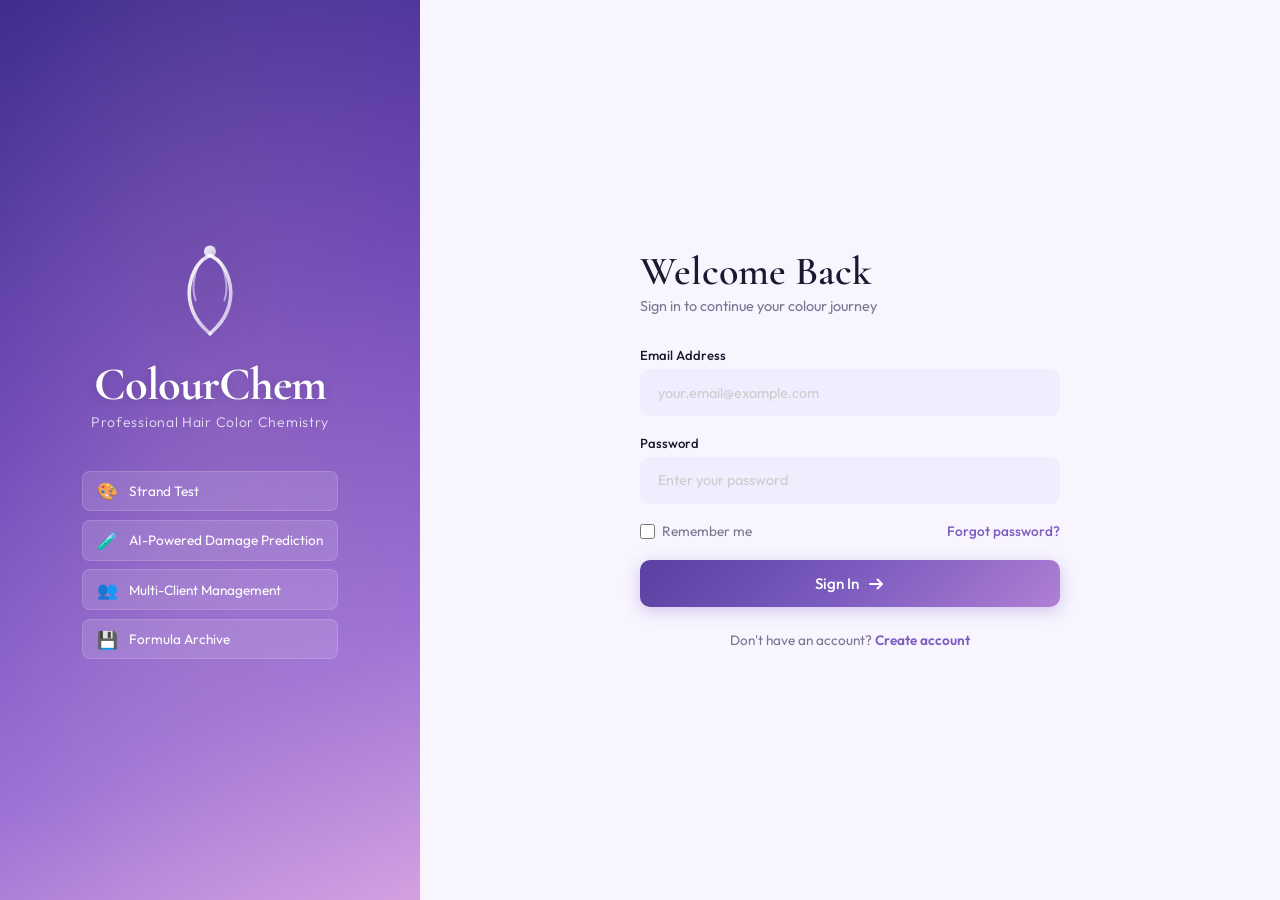
<file: app/templates/strand-test.html>
<!DOCTYPE html>
<html lang="en">
<head>
<meta charset="UTF-8"><meta name="viewport" content="width=device-width,initial-scale=1">
<title>Strand Test — ColourChem</title>
<link href="https://fonts.googleapis.com/css2?family=Cormorant+Garamond:ital,wght@0,300;0,400;0,600;0,700;1,400&family=Outfit:wght@300;400;500;600&display=swap" rel="stylesheet">
<style>
*,*::before,*::after{margin:0;padding:0;box-sizing:border-box}
:root{--primary:#7c5cbf;--pl:#b07fd4;--pd:#5a3fa0;--bg:#f8f5ff;--surface:#fff;--s2:#f2ecff;--s3:#ede6ff;--text:#1c1830;--muted:#7a7490;--border:#e0d6f5;--success:#219a52;--warn:#e67e22;--error:#c0392b;--shadow:0 2px 12px rgba(100,70,180,.08);--shadow-md:0 4px 20px rgba(100,70,180,.13);--shadow-lg:0 8px 40px rgba(100,70,180,.18);--font-d:'Cormorant Garamond',serif;--font-b:'Outfit',sans-serif;--r:10px;--r-lg:18px;--r-full:9999px;--t:.22s ease;--sidebar:260px}
body{font-family:var(--font-b);background:var(--bg);color:var(--text);line-height:1.6;-webkit-font-smoothing:antialiased}
a{text-decoration:none;color:inherit}button{border:none;background:none;cursor:pointer;font-family:inherit}
input,select,textarea{font-family:inherit;border:none;outline:none;background:none}
.app{display:flex;min-height:100vh}
.sidebar{width:var(--sidebar);flex-shrink:0;background:var(--surface);border-right:1px solid var(--border);display:flex;flex-direction:column;position:sticky;top:0;height:100vh;overflow-y:auto;z-index:100}
.sb-hdr{padding:1.35rem 1.25rem 1rem;display:flex;align-items:center;gap:.7rem;border-bottom:1px solid var(--border)}
.sb-logo{width:32px;height:32px;flex-shrink:0}
.sb-brand{font-family:var(--font-d);font-size:1.45rem;font-weight:700;color:var(--pd)}
.nav-section{padding:.9rem 0;flex:1}.nav-lbl{font-size:.65rem;font-weight:700;letter-spacing:.1em;text-transform:uppercase;color:var(--muted);padding:.5rem 1.25rem .25rem;display:block}
.nav-list{list-style:none}
.nav-item a{display:flex;align-items:center;gap:.7rem;padding:.58rem 1.25rem;color:var(--muted);font-size:.85rem;font-weight:400;transition:var(--t);border-left:3px solid transparent}
.nav-item a:hover{background:var(--s2);color:var(--primary)}
.nav-item.active a{background:linear-gradient(90deg,rgba(124,92,191,.12),transparent);color:var(--primary);border-left-color:var(--primary);font-weight:500}
.sb-footer{border-top:1px solid var(--border);padding:.5rem 0}
.sb-user{display:flex;align-items:center;gap:.7rem;padding:.85rem 1.25rem}
.sb-av{width:34px;height:34px;border-radius:50%;background:linear-gradient(135deg,var(--primary),var(--pl));display:flex;align-items:center;justify-content:center;font-weight:700;font-size:.8rem;color:#fff;flex-shrink:0}
.sb-un{font-size:.82rem;font-weight:600}.sb-ue{font-size:.72rem;color:var(--muted);max-width:140px;overflow:hidden;text-overflow:ellipsis;white-space:nowrap}
.main{flex:1;display:flex;flex-direction:column;min-width:0}
.topbar{display:flex;align-items:center;justify-content:space-between;padding:.9rem 2rem;background:var(--surface);border-bottom:1px solid var(--border);position:sticky;top:0;z-index:50}
.breadcrumb{display:flex;align-items:center;gap:.4rem;font-size:.82rem;color:var(--muted)}
.breadcrumb a{color:var(--primary);font-weight:500}
.topbar-r{display:flex;align-items:center;gap:.55rem}
.tb-av{width:32px;height:32px;border-radius:50%;border:2px solid var(--border);background:linear-gradient(135deg,var(--primary),var(--pl));display:flex;align-items:center;justify-content:center;font-weight:700;font-size:.75rem;color:#fff}
.content{padding:2rem;flex:1}
.page-hdr{display:flex;align-items:flex-start;justify-content:space-between;margin-bottom:1.5rem;flex-wrap:wrap;gap:1rem}
.page-title{font-family:var(--font-d);font-size:2.2rem;font-weight:700;line-height:1.1}
.page-sub{color:var(--muted);font-size:.875rem;margin-top:.2rem}
.btn{display:inline-flex;align-items:center;gap:.45rem;padding:.68rem 1.3rem;border-radius:var(--r);font-size:.875rem;font-weight:500;cursor:pointer;border:none;transition:var(--t)}
.btn-primary{background:linear-gradient(135deg,var(--pd),var(--primary),var(--pl));color:#fff;box-shadow:0 4px 14px rgba(124,92,191,.3)}
.btn-primary:hover{transform:translateY(-2px);box-shadow:0 6px 22px rgba(124,92,191,.42)}
.btn-outline{background:var(--surface);border:1.5px solid var(--border);color:var(--text)}
.btn-outline:hover{border-color:var(--primary);background:var(--s2);color:var(--primary)}
.btn-sm{padding:.42rem .85rem;font-size:.8rem}
.btn-full{width:100%;justify-content:center}
.card{background:var(--surface);border-radius:var(--r-lg);border:1px solid var(--border);padding:1.4rem;box-shadow:var(--shadow);margin-bottom:1.1rem}
.card-title{font-family:var(--font-d);font-size:1.2rem;font-weight:600;margin-bottom:1rem}
.fg{margin-bottom:1rem}
.fg label{display:block;font-size:.8rem;font-weight:500;margin-bottom:.35rem;color:var(--text)}
.fg input,.fg select,.fg textarea{width:100%;padding:.7rem .9rem;background:var(--s2);border:2px solid transparent;border-radius:var(--r);font-size:.875rem;color:var(--text);transition:var(--t)}
.fg input:focus,.fg select:focus,.fg textarea:focus{background:var(--surface);border-color:var(--primary);box-shadow:0 0 0 4px rgba(124,92,191,.1)}
.fg textarea{resize:vertical;min-height:80px}
.fg select{cursor:pointer}.fg input::placeholder,.fg textarea::placeholder{color:#ccc}
.range-row{display:flex;align-items:center;gap:.8rem}
.range-row input[type=range]{flex:1;height:4px;background:var(--border);border-radius:3px;appearance:none;outline:none;cursor:pointer}
.range-row input[type=range]::-webkit-slider-thumb{-webkit-appearance:none;width:16px;height:16px;background:var(--primary);border-radius:50%;cursor:pointer}
.range-val{font-weight:600;color:var(--primary);min-width:52px;text-align:right;font-size:.85rem}
.strand-grid{display:grid;grid-template-columns:330px 1fr;gap:1.2rem;align-items:start}
.upload-zone{border:2px dashed var(--border);border-radius:var(--r-lg);padding:2.2rem 1.5rem;display:flex;flex-direction:column;align-items:center;justify-content:center;gap:.55rem;background:var(--s2);cursor:pointer;transition:var(--t);text-align:center;color:var(--muted);min-height:180px}
.upload-zone:hover,.upload-zone.drag-over{border-color:var(--primary);background:rgba(124,92,191,.05)}
.upload-zone strong{font-size:.875rem;color:var(--text)}
.upload-zone small{font-size:.76rem}
.info-box{background:#ede7f6;border:1px solid var(--pl);border-radius:var(--r-lg);padding:.9rem 1.1rem;display:flex;gap:.7rem;align-items:flex-start;margin-bottom:1.25rem}
.info-box strong{font-size:.875rem;color:var(--pd);display:block;margin-bottom:.1rem}
.info-box p{font-size:.8rem;color:var(--muted)}
.pred-score{font-family:var(--font-d);font-size:3.8rem;font-weight:700;line-height:1;text-align:center}
.sc-low{color:var(--success)}.sc-med{color:var(--warn)}.sc-high{color:var(--error)}
.dmg-meter{height:9px;background:var(--s3);border-radius:var(--r-full);overflow:hidden;margin:.45rem 0}
.dmg-fill{height:100%;border-radius:var(--r-full);background:linear-gradient(90deg,#27ae60,#e67e22,#e74c3c);transition:width .8s ease}
.badge{display:inline-block;padding:.18rem .65rem;border-radius:var(--r-full);font-size:.72rem;font-weight:600}
.b-low{background:#e8f8ee;color:#219a52}.b-med{background:#fff3e0;color:#c87a00}.b-high{background:#feecec;color:var(--error)}
.rb{padding:.85rem 1rem;background:var(--s2);border-radius:var(--r);margin-bottom:.7rem}
.rb-hdr{display:flex;justify-content:space-between;align-items:center;margin-bottom:.3rem}
.rb-title{font-weight:600;font-size:.85rem}
.tip{display:flex;gap:.55rem;padding:.58rem .72rem;background:var(--s2);border-radius:var(--r);font-size:.8rem;color:var(--muted);margin-bottom:.42rem;align-items:flex-start}
.tip strong{font-size:.82rem;color:var(--text);display:block;margin-bottom:.08rem}
.empty-state{display:flex;flex-direction:column;align-items:center;justify-content:center;padding:2.5rem 1rem;color:var(--muted);text-align:center;gap:.6rem;font-size:.85rem}
.empty-state svg{opacity:.3}
@media(max-width:1100px){.strand-grid{grid-template-columns:1fr}}
@media(max-width:768px){:root{--sidebar:68px}.sb-brand,.nav-item a span,.nav-lbl,.sb-un,.sb-ue{display:none}.nav-item a{justify-content:center;padding:.65rem}.sb-hdr{justify-content:center;padding:1rem .5rem}.content{padding:1rem}.topbar{padding:.7rem 1rem}}
</style>
</head>
<body>
<script>
(function(){
  const u=JSON.parse(localStorage.getItem('cc_user')||'null');
  if(!u||!u.loggedIn){location.href='login.html';return}
  window.CC_USER=u;
  window.logout=function(){localStorage.removeItem('cc_user');location.href='login.html'};
})();
</script>
<div class="app">
<nav class="sidebar">
  <div class="sb-hdr"><svg class="sb-logo" viewBox="0 0 80 80" fill="none"><defs><linearGradient id="slg" x1="0%" y1="0%" x2="100%" y2="100%"><stop offset="0%" stop-color="#b07fd4"/><stop offset="100%" stop-color="#5a3fa0"/></linearGradient></defs><path d="M40 12Q52 17 56 34Q59 44 56 54Q53 64 44 71Q42 73 40 76" stroke="url(#slg)" stroke-width="3.5" stroke-linecap="round" fill="none"/><path d="M40 12Q28 17 24 34Q21 44 24 54Q27 64 36 71Q38 73 40 76" stroke="url(#slg)" stroke-width="3.5" stroke-linecap="round" fill="none"/><circle cx="40" cy="9" r="5.5" fill="url(#slg)"/></svg><span class="sb-brand">ColourChem</span></div>
  <div class="nav-section">
    <span class="nav-lbl">Main</span>
    <ul class="nav-list">
      <li class="nav-item"><a href="dashboard.html"><svg width="18" height="18" viewBox="0 0 24 24" fill="none"><rect x="3" y="3" width="8" height="8" rx="1" stroke="currentColor" stroke-width="2"/><rect x="3" y="13" width="8" height="8" rx="1" stroke="currentColor" stroke-width="2"/><rect x="13" y="3" width="8" height="8" rx="1" stroke="currentColor" stroke-width="2"/><rect x="13" y="13" width="8" height="8" rx="1" stroke="currentColor" stroke-width="2"/></svg><span>Dashboard</span></a></li>
      <li class="nav-item"><a href="clients.html"><svg width="18" height="18" viewBox="0 0 24 24" fill="none"><circle cx="9" cy="7" r="4" stroke="currentColor" stroke-width="2"/><path d="M2 21c0-4 3.5-7 7-7" stroke="currentColor" stroke-width="2" stroke-linecap="round"/><circle cx="17" cy="17" r="4" stroke="currentColor" stroke-width="2"/><path d="M14 17h6M17 14v6" stroke="currentColor" stroke-width="2" stroke-linecap="round"/></svg><span>My Clients</span></a></li>
      <li class="nav-item"><a href="color-mixer.html"><svg width="18" height="18" viewBox="0 0 24 24" fill="none"><circle cx="12" cy="12" r="9" stroke="currentColor" stroke-width="2"/><path d="M12 7v5l3.5 3.5" stroke="currentColor" stroke-width="2" stroke-linecap="round"/></svg><span>Color Mixer</span></a></li>
      <li class="nav-item active"><a href="strand-test.html"><svg width="18" height="18" viewBox="0 0 24 24" fill="none"><path d="M9 11l3 3L22 4" stroke="currentColor" stroke-width="2" stroke-linecap="round" stroke-linejoin="round"/><path d="M21 12v7a2 2 0 01-2 2H5a2 2 0 01-2-2V5a2 2 0 012-2h11" stroke="currentColor" stroke-width="2" stroke-linecap="round"/></svg><span>Strand Test</span></a></li>
      <li class="nav-item"><a href="archive.html"><svg width="18" height="18" viewBox="0 0 24 24" fill="none"><path d="M12 2l3 6 7 1-5 5 1 7-6-3-6 3 1-7L2 9l7-1z" stroke="currentColor" stroke-width="2" stroke-linecap="round" stroke-linejoin="round"/></svg><span>Formula Archive</span></a></li>
      <li class="nav-item"><a href="sessions.html"><svg width="18" height="18" viewBox="0 0 24 24" fill="none"><rect x="3" y="4" width="18" height="18" rx="2" stroke="currentColor" stroke-width="2"/><path d="M16 2v4M8 2v4M3 10h18" stroke="currentColor" stroke-width="2" stroke-linecap="round"/></svg><span>Sessions</span></a></li>
    </ul>
    <span class="nav-lbl" style="margin-top:.5rem">Account</span>
    <ul class="nav-list">
      <li class="nav-item"><a href="profile.html"><svg width="18" height="18" viewBox="0 0 24 24" fill="none"><circle cx="12" cy="8" r="4" stroke="currentColor" stroke-width="2"/><path d="M4 20c0-3.314 3.582-6 8-6s8 2.686 8 6" stroke="currentColor" stroke-width="2" stroke-linecap="round"/></svg><span>Profile</span></a></li>
      <li class="nav-item"><a href="#" onclick="logout();return false;"><svg width="18" height="18" viewBox="0 0 24 24" fill="none"><path d="M9 21H5a2 2 0 01-2-2V5a2 2 0 012-2h4" stroke="currentColor" stroke-width="2" stroke-linecap="round"/><path d="M16 17l5-5-5-5M21 12H9" stroke="currentColor" stroke-width="2" stroke-linecap="round" stroke-linejoin="round"/></svg><span>Logout</span></a></li>
    </ul>
  </div>
  <div class="sb-footer"><div class="sb-user"><div class="sb-av" id="sbAv">S</div><div><div class="sb-un" id="sbName">Stylist</div><div class="sb-ue" id="sbEmail"></div></div></div></div>
</nav>

<main class="main">
  <header class="topbar">
    <div class="breadcrumb"><a href="dashboard.html">Dashboard</a><span>/</span><span>Strand Test</span></div>
    <div class="topbar-r"><div class="tb-av" id="tbAv">S</div></div>
  </header>
  <div class="content">
    <div class="page-hdr">
      <div><h1 class="page-title">Strand Test &amp; Damage Prediction</h1><p class="page-sub">Upload a strand photo and get AI-powered damage analysis</p></div>
    </div>
    <div class="info-box">
      <span style="font-size:1.4rem">🤖</span>
      <div><strong>AI Damage Prediction Module</strong><p>This module connects to your trained damage model — separate from the colour simulation engine. Upload a strand image, fill in the profile, and receive a damage score, condition assessment, and treatment recommendations. Submit feedback after each session to help retrain and improve the model.</p></div>
    </div>

    <div class="strand-grid">
      <!-- LEFT -->
      <div>
        <div class="card">
          <div class="card-title">Upload Strand Photo</div>
          <div class="upload-zone" id="uploadZone" onclick="document.getElementById('strandFile').click()">
            <svg width="44" height="44" viewBox="0 0 48 48" fill="none"><rect x="4" y="10" width="40" height="30" rx="3" stroke="currentColor" stroke-width="2"/><circle cx="16" cy="20" r="4" stroke="currentColor" stroke-width="2"/><path d="M4 32l10-10 6 6 10-10 14 14" stroke="currentColor" stroke-width="2" stroke-linecap="round" stroke-linejoin="round"/></svg>
            <strong>Click to upload strand photo</strong>
            <small>JPG, PNG, WEBP · Max 10 MB · Or drag &amp; drop</small>
          </div>
          <input type="file" id="strandFile" accept="image/*" style="display:none" onchange="handleUpload(this)">
          <div id="uploadPreview" style="display:none;margin-top:.9rem">
            <img id="previewImg" style="width:100%;border-radius:var(--r);max-height:200px;object-fit:cover">
            <button class="btn btn-outline btn-sm" style="margin-top:.5rem;width:100%" onclick="clearUpload()">Remove photo</button>
          </div>
        </div>

        <div class="card">
          <div class="card-title">Strand Profile</div>
          <div class="fg"><label>Link to Client</label>
            <select id="strandClient"><option value="">No client selected</option></select>
          </div>
          <div class="fg"><label>Hair Texture</label>
            <select id="strandTex"><option>Fine</option><option selected>Medium</option><option>Coarse</option></select>
          </div>
          <div class="fg"><label>Porosity Level</label>
            <select id="strandPor"><option>Low</option><option selected>Normal</option><option>High</option></select>
          </div>
          <div class="fg"><label>Days Since Last Chemical Service</label>
            <div class="range-row">
              <input type="range" min="0" max="365" value="60" id="daysSince" oninput="document.getElementById('daysVal').textContent=this.value+' days'">
              <span class="range-val" id="daysVal">60 days</span>
            </div>
          </div>
          <div class="fg"><label>Current Condition (self-assessed)</label>
            <select id="selfAssess">
              <option>Excellent – healthy, shiny</option>
              <option selected>Good – minor dryness</option>
              <option>Fair – noticeable dryness / frizz</option>
              <option>Poor – breakage or significant damage</option>
              <option>Severe – extreme breakage / elasticity loss</option>
            </select>
          </div>
          <button class="btn btn-primary btn-full" onclick="runAnalysis()">
            <span>Run Damage Analysis</span>
            <svg width="17" height="17" viewBox="0 0 20 20" fill="none"><path d="M17 10H3M17 10L12 15M17 10L12 5" stroke="currentColor" stroke-width="2" stroke-linecap="round"/></svg>
          </button>
        </div>
      </div>

      <!-- RIGHT -->
      <div>
        <div class="card" id="resultCard">
          <div class="card-title">Damage Assessment</div>
          <div id="predEmpty" class="empty-state">
            <svg width="56" height="56" viewBox="0 0 56 56" fill="none"><path d="M28 8C28 8 36 14 36 28C36 42 28 48 28 48C28 48 20 42 20 28C20 14 28 8 28 8Z" stroke="currentColor" stroke-width="2" stroke-linecap="round"/><path d="M12 28h32" stroke="currentColor" stroke-width="1.5" stroke-dasharray="3 2"/></svg>
            <p>Run analysis to see<br>damage prediction results</p>
          </div>
          <div id="predResults" style="display:none">
            <div style="text-align:center;padding:1.25rem 0 1rem">
              <div class="pred-score" id="scoreDisp">--</div>
              <p style="font-size:.78rem;color:var(--muted);margin:.2rem 0 .9rem">Damage Score out of 100</p>
              <div class="dmg-meter" style="max-width:240px;margin:0 auto .9rem"><div class="dmg-fill" id="scoreFill" style="width:0%"></div></div>
              <span class="badge" id="scoreBadge">—</span>
            </div>
            <div id="condBlocks"></div>
          </div>
        </div>

        <div class="card" id="treatCard" style="display:none">
          <div class="card-title">Recommended Treatments</div>
          <div id="treatList"></div>
        </div>

        <div class="card" id="feedbackCard" style="display:none">
          <div class="card-title">Submit Feedback to AI Model</div>
          <p style="font-size:.82rem;color:var(--muted);margin-bottom:1rem">Help improve the damage prediction model by submitting your actual outcome after the service. This data is used to retrain and improve accuracy.</p>
          <div class="fg"><label>Actual Damage Outcome (post-service)</label>
            <select id="fb_out">
              <option>Better than predicted – no damage</option>
              <option>As predicted – minor damage</option>
              <option>Slight breakage occurred</option>
              <option>Significant breakage occurred</option>
              <option>Severe damage / hair loss</option>
            </select>
          </div>
          <div class="fg"><label>Upload Post-Service Photo (optional)</label>
            <div class="upload-zone" style="padding:1.2rem;min-height:80px" onclick="document.getElementById('fbPhoto').click()">
              <svg width="28" height="28" viewBox="0 0 32 32" fill="none"><rect x="3" y="7" width="26" height="19" rx="2" stroke="currentColor" stroke-width="1.5"/><circle cx="11" cy="14" r="3" stroke="currentColor" stroke-width="1.5"/><path d="M3 22l7-7 4 4 7-7 7 8" stroke="currentColor" stroke-width="1.5" stroke-linecap="round"/></svg>
              <small id="fbPhotoLbl">Upload result photo</small>
            </div>
            <input type="file" id="fbPhoto" accept="image/*" style="display:none" onchange="document.getElementById('fbPhotoLbl').textContent=this.files[0]?'✓ '+this.files[0].name:'Upload result photo'">
          </div>
          <div class="fg"><label>Additional Notes</label><textarea id="fb_notes" placeholder="E.g., used Olaplex, client had previously bleached ends, processing stopped at 25 min…"></textarea></div>
          <button class="btn btn-primary btn-full" onclick="submitFeedback()">Submit Feedback</button>
        </div>
      </div>
    </div>
  </div>
</main>
</div>

<script>
document.addEventListener('DOMContentLoaded',()=>{
  const u=CC_USER;
  const cap=s=>s?s[0].toUpperCase()+s.slice(1):s;
  const init=s=>(s||'S')[0].toUpperCase();
  const n=u.name||'Stylist';
  document.getElementById('sbName').textContent=cap(n);
  document.getElementById('sbEmail').textContent=u.email||'';
  document.getElementById('sbAv').textContent=init(n);
  document.getElementById('tbAv').textContent=init(n);
  const cs=JSON.parse(localStorage.getItem('cc_clients')||'[]');
  const sel=document.getElementById('strandClient');
  cs.forEach((c,i)=>{const o=document.createElement('option');o.value=i;o.textContent=`${c.fn} ${c.ln}`;sel.appendChild(o)});
  const zone=document.getElementById('uploadZone');
  zone.addEventListener('dragover',e=>{e.preventDefault();zone.classList.add('drag-over')});
  zone.addEventListener('dragleave',()=>zone.classList.remove('drag-over'));
  zone.addEventListener('drop',e=>{e.preventDefault();zone.classList.remove('drag-over');if(e.dataTransfer.files[0])previewFile(e.dataTransfer.files[0])});
});
function handleUpload(inp){if(inp.files[0])previewFile(inp.files[0])}
function previewFile(file){
  const r=new FileReader();
  r.onload=e=>{document.getElementById('previewImg').src=e.target.result;document.getElementById('uploadPreview').style.display='block';document.getElementById('uploadZone').style.display='none'};
  r.readAsDataURL(file);
}
function clearUpload(){document.getElementById('uploadPreview').style.display='none';document.getElementById('uploadZone').style.display='flex';document.getElementById('strandFile').value=''}
function runAnalysis(){
  const tex=document.getElementById('strandTex').value;
  const por=document.getElementById('strandPor').value;
  const days=parseInt(document.getElementById('daysSince').value);
  const sa=document.getElementById('selfAssess').value;
  let score=10;
  if(tex==='Fine')score+=15;
  if(por==='High')score+=25;else if(por==='Low')score+=5;
  if(days<30)score+=25;else if(days<60)score+=15;else if(days<90)score+=5;
  if(sa.startsWith('Fair'))score+=20;
  if(sa.startsWith('Poor'))score+=35;
  if(sa.startsWith('Severe'))score+=50;
  score=Math.min(100,score);
  const rl=score<30?'Healthy':score<55?'Mild Damage':score<75?'Moderate Damage':'High Damage';
  const rc=score<30?'b-low':score<55?'b-med':'b-high';
  const sc=score<30?'sc-low':score<55?'sc-med':'sc-high';
  document.getElementById('predEmpty').style.display='none';
  document.getElementById('predResults').style.display='block';
  const sd=document.getElementById('scoreDisp');sd.textContent=score;sd.className='pred-score '+sc;
  document.getElementById('scoreFill').style.width=score+'%';
  document.getElementById('scoreBadge').textContent=rl;document.getElementById('scoreBadge').className='badge '+rc;
  const conds=[
    {l:'Elasticity',v:score<40?'Good':score<70?'Reduced':'Poor',ok:score<40},
    {l:'Moisture Level',v:por==='High'?'Low':por==='Normal'?'Adequate':'Good',ok:por!=='High'},
    {l:'Structural Integrity',v:score<30?'Intact':score<60?'Minor Compromise':'Compromised',ok:score<30},
    {l:'Porosity Rating',v:por,ok:por==='Normal'},
  ];
  document.getElementById('condBlocks').innerHTML=conds.map(c=>`<div class="rb"><div class="rb-hdr"><span style="font-weight:600;font-size:.85rem">${c.l}</span><span class="badge ${c.ok?'b-low':'b-med'}">${c.v}</span></div></div>`).join('');
  const treats=[];
  if(score>20)treats.push({i:'💊',n:'Bond Multiplier',d:'Olaplex No.1 or K18 — rebuilds internal hair structure pre-service.'});
  if(por==='High')treats.push({i:'🥚',n:'Protein Treatment',d:'Strengthen cortex with a protein filler before colouring.'});
  if(score>50)treats.push({i:'🧖',n:'Deep Conditioning',d:'Apply a ceramide-rich mask for 20–30 min to restore lipid barrier.'});
  if(score>70)treats.push({i:'✂️',n:'Trim Damaged Ends',d:'Consider trimming 1–2 cm before proceeding with colour.'});
  treats.push({i:'🌊',n:'Sulphate-Free Maintenance',d:'Switch to sulphate-free shampoo and colour-safe conditioner post-service.'});
  document.getElementById('treatList').innerHTML=treats.map(t=>`<div class="tip"><span style="font-size:1.1rem;flex-shrink:0">${t.i}</span><div><strong>${t.n}</strong>${t.d}</div></div>`).join('');
  document.getElementById('treatCard').style.display='block';
  document.getElementById('feedbackCard').style.display='block';
}
function submitFeedback(){
  const fb=JSON.parse(localStorage.getItem('cc_feedback')||'[]');
  fb.push({outcome:document.getElementById('fb_out').value,notes:document.getElementById('fb_notes').value,ts:Date.now()});
  localStorage.setItem('cc_feedback',JSON.stringify(fb));
  document.getElementById('fb_notes').value='';
  alert('✅ Feedback submitted! In production this goes to your model training pipeline via the Flask API.');
}
</script>
</body>
</html>
</file>
